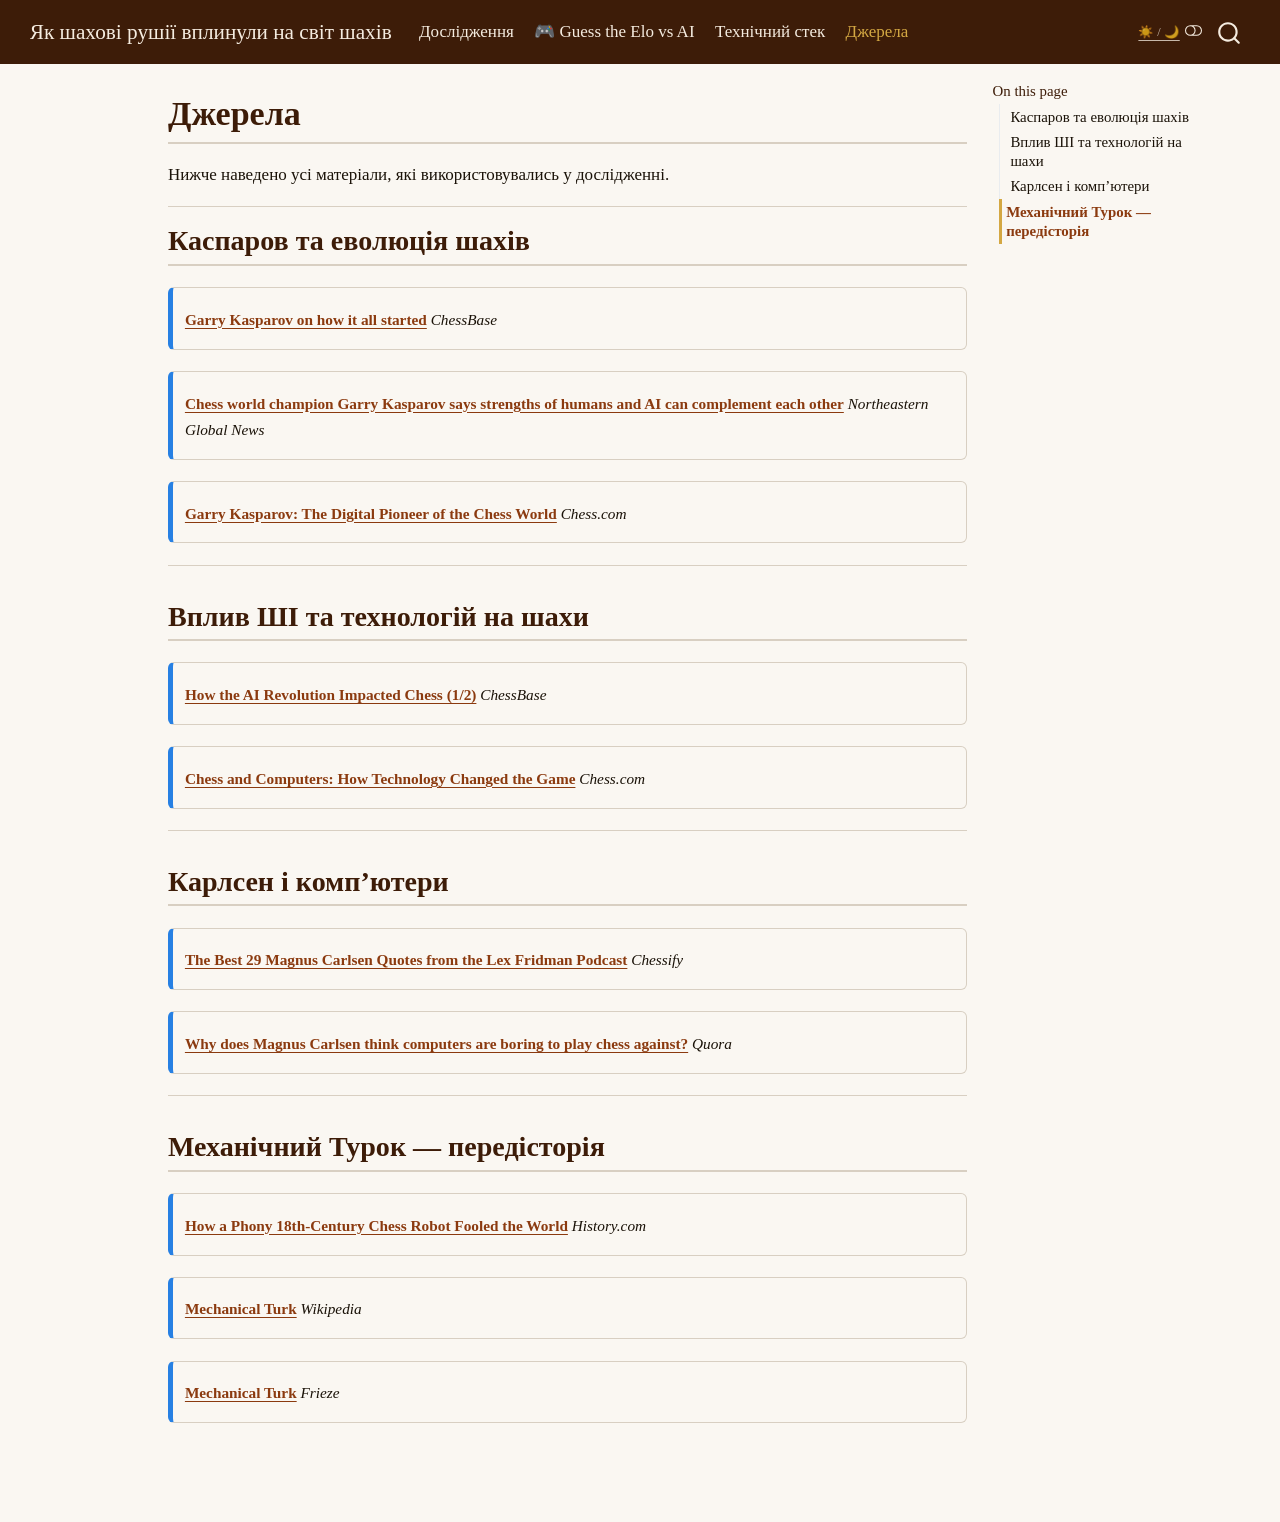
<file: about.html>
<!DOCTYPE html>
<html xmlns="http://www.w3.org/1999/xhtml" lang="en" xml:lang="en"><head>

<meta charset="utf-8">
<meta name="generator" content="quarto-1.9.38">

<meta name="viewport" content="width=device-width, initial-scale=1.0, user-scalable=yes">


<title>Джерела – Як шахові рушії вплинули на світ шахів</title>
<style>
/* Default styles provided by pandoc.
** See https://pandoc.org/MANUAL.html#variables-for-html for config info.
*/
code{white-space: pre-wrap;}
span.smallcaps{font-variant: small-caps;}
div.columns{display: flex; gap: min(4vw, 1.5em);}
div.column{flex: auto; overflow-x: auto;}
div.hanging-indent{margin-left: 1.5em; text-indent: -1.5em;}
ul.task-list{list-style: none;}
ul.task-list li input[type="checkbox"] {
  width: 0.8em;
  margin: 0 0.8em 0.2em -1em; /* quarto-specific, see https://github.com/quarto-dev/quarto-cli/issues/4556 */ 
  vertical-align: middle;
}
</style>


<script src="site_libs/quarto-nav/quarto-nav.js"></script>
<script src="site_libs/quarto-nav/headroom.min.js"></script>
<script src="site_libs/clipboard/clipboard.min.js"></script>
<script src="site_libs/quarto-search/autocomplete.umd.js"></script>
<script src="site_libs/quarto-search/fuse.min.js"></script>
<script src="site_libs/quarto-search/quarto-search.js"></script>
<meta name="quarto:offset" content="./">
<script src="site_libs/quarto-html/quarto.js" type="module"></script>
<script src="site_libs/quarto-html/tabsets/tabsets.js" type="module"></script>
<script src="site_libs/quarto-html/popper.min.js"></script>
<script src="site_libs/quarto-html/tippy.umd.min.js"></script>
<script src="site_libs/quarto-html/anchor.min.js"></script>
<link href="site_libs/quarto-html/tippy.css" rel="stylesheet">
<link href="site_libs/quarto-html/quarto-syntax-highlighting-15634bcf2e68342d4ad2dfa704d543f6.css" rel="stylesheet" class="quarto-color-scheme" id="quarto-text-highlighting-styles">
<link href="site_libs/quarto-html/quarto-syntax-highlighting-dark-0a6b7249c26820e032cb0bd839ff02b1.css" rel="stylesheet" class="quarto-color-scheme quarto-color-alternate" id="quarto-text-highlighting-styles">
<link href="site_libs/quarto-html/quarto-syntax-highlighting-15634bcf2e68342d4ad2dfa704d543f6.css" rel="stylesheet" class="quarto-color-scheme-extra" id="quarto-text-highlighting-styles">
<script src="site_libs/bootstrap/bootstrap.min.js"></script>
<link href="site_libs/bootstrap/bootstrap-icons.css" rel="stylesheet">
<link href="site_libs/bootstrap/bootstrap-4114b6d2aef62d9ebe2f5950eb3831df.min.css" rel="stylesheet" append-hash="true" class="quarto-color-scheme" id="quarto-bootstrap" data-mode="light">
<link href="site_libs/bootstrap/bootstrap-dark-38a0f0c75a96c6039a02a3e56e195d86.min.css" rel="stylesheet" append-hash="true" class="quarto-color-scheme quarto-color-alternate" id="quarto-bootstrap" data-mode="dark">
<link href="site_libs/bootstrap/bootstrap-4114b6d2aef62d9ebe2f5950eb3831df.min.css" rel="stylesheet" append-hash="true" class="quarto-color-scheme-extra" id="quarto-bootstrap" data-mode="light">
<script id="quarto-search-options" type="application/json">{
  "location": "navbar",
  "copy-button": false,
  "collapse-after": 3,
  "panel-placement": "end",
  "type": "overlay",
  "limit": 50,
  "keyboard-shortcut": [
    "f",
    "/",
    "s"
  ],
  "show-item-context": false,
  "language": {
    "search-no-results-text": "No results",
    "search-matching-documents-text": "matching documents",
    "search-copy-link-title": "Copy link to search",
    "search-hide-matches-text": "Hide additional matches",
    "search-more-match-text": "more match in this document",
    "search-more-matches-text": "more matches in this document",
    "search-clear-button-title": "Clear",
    "search-text-placeholder": "",
    "search-detached-cancel-button-title": "Cancel",
    "search-submit-button-title": "Submit",
    "search-label": "Search"
  }
}</script>


<link rel="stylesheet" href="styles.css">
</head>

<body class="nav-fixed quarto-light"><script id="quarto-html-before-body" type="application/javascript">
    const toggleBodyColorMode = (bsSheetEl) => {
      const mode = bsSheetEl.getAttribute("data-mode");
      const bodyEl = window.document.querySelector("body");
      if (mode === "dark") {
        bodyEl.classList.add("quarto-dark");
        bodyEl.classList.remove("quarto-light");
      } else {
        bodyEl.classList.add("quarto-light");
        bodyEl.classList.remove("quarto-dark");
      }
    }
    const toggleBodyColorPrimary = () => {
      const bsSheetEl = window.document.querySelector("link#quarto-bootstrap:not([rel=disabled-stylesheet])");
      if (bsSheetEl) {
        toggleBodyColorMode(bsSheetEl);
      }
    }
    const setColorSchemeToggle = (alternate) => {
      const toggles = window.document.querySelectorAll('.quarto-color-scheme-toggle');
      for (let i=0; i < toggles.length; i++) {
        const toggle = toggles[i];
        if (toggle) {
          if (alternate) {
            toggle.classList.add("alternate");
          } else {
            toggle.classList.remove("alternate");
          }
        }
      }
    };
    const toggleColorMode = (alternate) => {
      // Switch the stylesheets
      const primaryStylesheets = window.document.querySelectorAll('link.quarto-color-scheme:not(.quarto-color-alternate)');
      const alternateStylesheets = window.document.querySelectorAll('link.quarto-color-scheme.quarto-color-alternate');
      manageTransitions('#quarto-margin-sidebar .nav-link', false);
      if (alternate) {
        // note: dark is layered on light, we don't disable primary!
        enableStylesheet(alternateStylesheets);
        for (const sheetNode of alternateStylesheets) {
          if (sheetNode.id === "quarto-bootstrap") {
            toggleBodyColorMode(sheetNode);
          }
        }
      } else {
        disableStylesheet(alternateStylesheets);
        enableStylesheet(primaryStylesheets)
        toggleBodyColorPrimary();
      }
      manageTransitions('#quarto-margin-sidebar .nav-link', true);
      // Switch the toggles
      setColorSchemeToggle(alternate)
      // Hack to workaround the fact that safari doesn't
      // properly recolor the scrollbar when toggling (#1455)
      if (navigator.userAgent.indexOf('Safari') > 0 && navigator.userAgent.indexOf('Chrome') == -1) {
        manageTransitions("body", false);
        window.scrollTo(0, 1);
        setTimeout(() => {
          window.scrollTo(0, 0);
          manageTransitions("body", true);
        }, 40);
      }
    }
    const disableStylesheet = (stylesheets) => {
      for (let i=0; i < stylesheets.length; i++) {
        const stylesheet = stylesheets[i];
        stylesheet.rel = 'disabled-stylesheet';
      }
    }
    const enableStylesheet = (stylesheets) => {
      for (let i=0; i < stylesheets.length; i++) {
        const stylesheet = stylesheets[i];
        if(stylesheet.rel !== 'stylesheet') { // for Chrome, which will still FOUC without this check
          stylesheet.rel = 'stylesheet';
        }
      }
    }
    const manageTransitions = (selector, allowTransitions) => {
      const els = window.document.querySelectorAll(selector);
      for (let i=0; i < els.length; i++) {
        const el = els[i];
        if (allowTransitions) {
          el.classList.remove('notransition');
        } else {
          el.classList.add('notransition');
        }
      }
    }
    const isFileUrl = () => {
      return window.location.protocol === 'file:';
    }
    const hasAlternateSentinel = () => {
      let styleSentinel = getColorSchemeSentinel();
      if (styleSentinel !== null) {
        return styleSentinel === "alternate";
      } else {
        return false;
      }
    }
    const setStyleSentinel = (alternate) => {
      const value = alternate ? "alternate" : "default";
      if (!isFileUrl()) {
        window.localStorage.setItem("quarto-color-scheme", value);
      } else {
        localAlternateSentinel = value;
      }
    }
    const getColorSchemeSentinel = () => {
      if (!isFileUrl()) {
        const storageValue = window.localStorage.getItem("quarto-color-scheme");
        return storageValue != null ? storageValue : localAlternateSentinel;
      } else {
        return localAlternateSentinel;
      }
    }
    const toggleGiscusIfUsed = (isAlternate, darkModeDefault) => {
      const baseTheme = document.querySelector('#giscus-base-theme')?.value ?? 'light';
      const alternateTheme = document.querySelector('#giscus-alt-theme')?.value ?? 'dark';
      let newTheme = '';
      if(authorPrefersDark) {
        newTheme = isAlternate ? baseTheme : alternateTheme;
      } else {
        newTheme = isAlternate ? alternateTheme : baseTheme;
      }
      const changeGiscusTheme = () => {
        // From: https://github.com/giscus/giscus/issues/336
        const sendMessage = (message) => {
          const iframe = document.querySelector('iframe.giscus-frame');
          if (!iframe) return;
          iframe.contentWindow.postMessage({ giscus: message }, 'https://giscus.app');
        }
        sendMessage({
          setConfig: {
            theme: newTheme
          }
        });
      }
      const isGiscussLoaded = window.document.querySelector('iframe.giscus-frame') !== null;
      if (isGiscussLoaded) {
        changeGiscusTheme();
      }
    };
    const authorPrefersDark = false;
    const darkModeDefault = authorPrefersDark;
      document.querySelector('link#quarto-text-highlighting-styles.quarto-color-scheme-extra').rel = 'disabled-stylesheet';
      document.querySelector('link#quarto-bootstrap.quarto-color-scheme-extra').rel = 'disabled-stylesheet';
    let localAlternateSentinel = darkModeDefault ? 'alternate' : 'default';
    // Dark / light mode switch
    window.quartoToggleColorScheme = () => {
      // Read the current dark / light value
      let toAlternate = !hasAlternateSentinel();
      toggleColorMode(toAlternate);
      setStyleSentinel(toAlternate);
      toggleGiscusIfUsed(toAlternate, darkModeDefault);
      window.dispatchEvent(new Event('resize'));
    };
    // Switch to dark mode if need be
    if (hasAlternateSentinel()) {
      toggleColorMode(true);
    } else {
      toggleColorMode(false);
    }
  </script>

<div id="quarto-search-results"></div>
  <header id="quarto-header" class="headroom fixed-top">
    <nav class="navbar navbar-expand-lg " data-bs-theme="dark">
      <div class="navbar-container container-fluid">
      <div class="navbar-brand-container mx-auto">
    <a class="navbar-brand" href="./index.html">
    <span class="navbar-title">Як шахові рушії вплинули на світ шахів</span>
    </a>
  </div>
            <div id="quarto-search" class="" title="Search"></div>
          <button class="navbar-toggler" type="button" data-bs-toggle="collapse" data-bs-target="#navbarCollapse" aria-controls="navbarCollapse" role="menu" aria-expanded="false" aria-label="Toggle navigation" onclick="if (window.quartoToggleHeadroom) { window.quartoToggleHeadroom(); }">
  <span class="navbar-toggler-icon"></span>
</button>
          <div class="collapse navbar-collapse" id="navbarCollapse">
            <ul class="navbar-nav navbar-nav-scroll me-auto">
  <li class="nav-item">
    <a class="nav-link" href="./index.html"> 
<span class="menu-text">Дослідження</span></a>
  </li>  
  <li class="nav-item">
    <a class="nav-link" href="./game.html"> 
<span class="menu-text">🎮 Guess the Elo vs AI</span></a>
  </li>  
  <li class="nav-item">
    <a class="nav-link" href="./skills.html"> 
<span class="menu-text">Технічний стек</span></a>
  </li>  
  <li class="nav-item">
    <a class="nav-link active" href="./about.html" aria-current="page"> 
<span class="menu-text">Джерела</span></a>
  </li>  
</ul>
          </div> <!-- /navcollapse -->
            <div class="quarto-navbar-tools">
  <a href="" class="quarto-color-scheme-toggle quarto-navigation-tool  px-1" onclick="window.quartoToggleColorScheme(); return false;" title="Toggle dark mode"><i class="bi"></i></a>
</div>
      </div> <!-- /container-fluid -->
    </nav>
</header>
<!-- content -->
<div id="quarto-content" class="quarto-container page-columns page-rows-contents page-layout-article page-navbar">
<!-- sidebar -->
<!-- margin-sidebar -->
    <div id="quarto-margin-sidebar" class="sidebar margin-sidebar">
        <nav id="TOC" role="doc-toc" class="toc-active">
    <h2 id="toc-title">On this page</h2>
   
  <ul>
  <li><a href="#каспаров-та-еволюція-шахів" id="toc-каспаров-та-еволюція-шахів" class="nav-link active" data-scroll-target="#каспаров-та-еволюція-шахів">Каспаров та еволюція шахів</a></li>
  <li><a href="#вплив-ші-та-технологій-на-шахи" id="toc-вплив-ші-та-технологій-на-шахи" class="nav-link" data-scroll-target="#вплив-ші-та-технологій-на-шахи">Вплив ШІ та технологій на шахи</a></li>
  <li><a href="#карлсен-і-компютери" id="toc-карлсен-і-компютери" class="nav-link" data-scroll-target="#карлсен-і-компютери">Карлсен і комп’ютери</a></li>
  <li><a href="#механічний-турок-передісторія" id="toc-механічний-турок-передісторія" class="nav-link" data-scroll-target="#механічний-турок-передісторія">Механічний Турок — передісторія</a></li>
  </ul>
</nav>
    </div>
<!-- main -->
<main class="content" id="quarto-document-content">


<header id="title-block-header" class="quarto-title-block default">
<div class="quarto-title">
<h1 class="title">Джерела</h1>
</div>



<div class="quarto-title-meta">

    
  
    
  </div>
  


</header>


<p>Нижче наведено усі матеріали, які використовувались у дослідженні.</p>
<hr>
<section id="каспаров-та-еволюція-шахів" class="level2">
<h2 class="anchored" data-anchor-id="каспаров-та-еволюція-шахів">Каспаров та еволюція шахів</h2>
<div class="callout callout-style-simple callout-note no-icon">
<div class="callout-body d-flex">
<div class="callout-icon-container">
<i class="callout-icon no-icon"></i>
</div>
<div class="callout-body-container">
<p><a href="https://en.chessbase.com/post/garry-kasparov-on-how-it-all-started"><strong>Garry Kasparov on how it all started</strong></a> <em>ChessBase</em></p>
</div>
</div>
</div>
<div class="callout callout-style-simple callout-note no-icon">
<div class="callout-body d-flex">
<div class="callout-icon-container">
<i class="callout-icon no-icon"></i>
</div>
<div class="callout-body-container">
<p><a href="https://news.northeastern.edu/2024/06/17/garry-kasparov-chess-humans-ai/"><strong>Chess world champion Garry Kasparov says strengths of humans and AI can complement each other</strong></a> <em>Northeastern Global News</em></p>
</div>
</div>
</div>
<div class="callout callout-style-simple callout-note no-icon">
<div class="callout-body d-flex">
<div class="callout-icon-container">
<i class="callout-icon no-icon"></i>
</div>
<div class="callout-body-container">
<p><a href="https://www.chess.com/blog/Chessable/garry-kasparov-the-digital-pioneer-of-the-chess-world"><strong>Garry Kasparov: The Digital Pioneer of the Chess World</strong></a> <em>Chess.com</em></p>
</div>
</div>
</div>
<hr>
</section>
<section id="вплив-ші-та-технологій-на-шахи" class="level2">
<h2 class="anchored" data-anchor-id="вплив-ші-та-технологій-на-шахи">Вплив ШІ та технологій на шахи</h2>
<div class="callout callout-style-simple callout-note no-icon">
<div class="callout-body d-flex">
<div class="callout-icon-container">
<i class="callout-icon no-icon"></i>
</div>
<div class="callout-body-container">
<p><a href="https://en.chessbase.com/post/how-the-ai-revolution-impacted-chess-1-2"><strong>How the AI Revolution Impacted Chess (1/2)</strong></a> <em>ChessBase</em></p>
</div>
</div>
</div>
<div class="callout callout-style-simple callout-note no-icon">
<div class="callout-body d-flex">
<div class="callout-icon-container">
<i class="callout-icon no-icon"></i>
</div>
<div class="callout-body-container">
<p><a href="https://www.chess.com/blog/OnlineChessTeacher/chess-and-computers-how-technology-changed-the-game"><strong>Chess and Computers: How Technology Changed the Game</strong></a> <em>Chess.com</em></p>
</div>
</div>
</div>
<hr>
</section>
<section id="карлсен-і-компютери" class="level2">
<h2 class="anchored" data-anchor-id="карлсен-і-компютери">Карлсен і комп’ютери</h2>
<div class="callout callout-style-simple callout-note no-icon">
<div class="callout-body d-flex">
<div class="callout-icon-container">
<i class="callout-icon no-icon"></i>
</div>
<div class="callout-body-container">
<p><a href="https://chessify.me/blog/best-29-magnus-calrsen-quotes-from-the-lex-fridman-podcast"><strong>The Best 29 Magnus Carlsen Quotes from the Lex Fridman Podcast</strong></a> <em>Chessify</em></p>
</div>
</div>
</div>
<div class="callout callout-style-simple callout-note no-icon">
<div class="callout-body d-flex">
<div class="callout-icon-container">
<i class="callout-icon no-icon"></i>
</div>
<div class="callout-body-container">
<p><a href="https://www.quora.com/Why-does-Magnus-Carlsen-think-computers-are-boring-to-play-chess-against"><strong>Why does Magnus Carlsen think computers are boring to play chess against?</strong></a> <em>Quora</em></p>
</div>
</div>
</div>
<hr>
</section>
<section id="механічний-турок-передісторія" class="level2">
<h2 class="anchored" data-anchor-id="механічний-турок-передісторія">Механічний Турок — передісторія</h2>
<div class="callout callout-style-simple callout-note no-icon">
<div class="callout-body d-flex">
<div class="callout-icon-container">
<i class="callout-icon no-icon"></i>
</div>
<div class="callout-body-container">
<p><a href="https://www.history.com/articles/how-a-phony-18th-century-chess-robot-fooled-the-world"><strong>How a Phony 18th-Century Chess Robot Fooled the World</strong></a> <em>History.com</em></p>
</div>
</div>
</div>
<div class="callout callout-style-simple callout-note no-icon">
<div class="callout-body d-flex">
<div class="callout-icon-container">
<i class="callout-icon no-icon"></i>
</div>
<div class="callout-body-container">
<p><a href="https://en.wikipedia.org/wiki/Mechanical_Turk"><strong>Mechanical Turk</strong></a> <em>Wikipedia</em></p>
</div>
</div>
</div>
<div class="callout callout-style-simple callout-note no-icon">
<div class="callout-body d-flex">
<div class="callout-icon-container">
<i class="callout-icon no-icon"></i>
</div>
<div class="callout-body-container">
<p><a href="https://www.frieze.com/article/mechanical-turk"><strong>Mechanical Turk</strong></a> <em>Frieze</em></p>
</div>
</div>
</div>


</section>

</main> <!-- /main -->
<script id="quarto-html-after-body" type="application/javascript">
  window.document.addEventListener("DOMContentLoaded", function (event) {
    // Ensure there is a toggle, if there isn't float one in the top right
    if (window.document.querySelector('.quarto-color-scheme-toggle') === null) {
      const a = window.document.createElement('a');
      a.classList.add('top-right');
      a.classList.add('quarto-color-scheme-toggle');
      a.href = "";
      a.onclick = function() { try { window.quartoToggleColorScheme(); } catch {} return false; };
      const i = window.document.createElement("i");
      i.classList.add('bi');
      a.appendChild(i);
      window.document.body.appendChild(a);
    }
    setColorSchemeToggle(hasAlternateSentinel())
    const icon = "";
    const anchorJS = new window.AnchorJS();
    anchorJS.options = {
      placement: 'right',
      icon: icon
    };
    anchorJS.add('.anchored');
    const isCodeAnnotation = (el) => {
      for (const clz of el.classList) {
        if (clz.startsWith('code-annotation-')) {                     
          return true;
        }
      }
      return false;
    }
    const onCopySuccess = function(e) {
      // button target
      const button = e.trigger;
      // don't keep focus
      button.blur();
      // flash "checked"
      button.classList.add('code-copy-button-checked');
      var currentTitle = button.getAttribute("title");
      button.setAttribute("title", "Copied!");
      let tooltip;
      if (window.bootstrap) {
        button.setAttribute("data-bs-toggle", "tooltip");
        button.setAttribute("data-bs-placement", "left");
        button.setAttribute("data-bs-title", "Copied!");
        tooltip = new bootstrap.Tooltip(button, 
          { trigger: "manual", 
            customClass: "code-copy-button-tooltip",
            offset: [0, -8]});
        tooltip.show();    
      }
      setTimeout(function() {
        if (tooltip) {
          tooltip.hide();
          button.removeAttribute("data-bs-title");
          button.removeAttribute("data-bs-toggle");
          button.removeAttribute("data-bs-placement");
        }
        button.setAttribute("title", currentTitle);
        button.classList.remove('code-copy-button-checked');
      }, 1000);
      // clear code selection
      e.clearSelection();
    }
    const getTextToCopy = function(trigger) {
      const outerScaffold = trigger.parentElement.cloneNode(true);
      const codeEl = outerScaffold.querySelector('code');
      for (const childEl of codeEl.children) {
        if (isCodeAnnotation(childEl)) {
          childEl.remove();
        }
      }
      return codeEl.innerText;
    }
    const clipboard = new window.ClipboardJS('.code-copy-button:not([data-in-quarto-modal])', {
      text: getTextToCopy
    });
    clipboard.on('success', onCopySuccess);
    if (window.document.getElementById('quarto-embedded-source-code-modal')) {
      const clipboardModal = new window.ClipboardJS('.code-copy-button[data-in-quarto-modal]', {
        text: getTextToCopy,
        container: window.document.getElementById('quarto-embedded-source-code-modal')
      });
      clipboardModal.on('success', onCopySuccess);
    }
      var localhostRegex = new RegExp(/^(?:http|https):\/\/localhost\:?[0-9]*\//);
      var mailtoRegex = new RegExp(/^mailto:/);
        var filterRegex = new RegExp("https:\/\/andrii-kondratok\.github\.io\/chess-engines-analysis\/");
      var isInternal = (href) => {
          return filterRegex.test(href) || localhostRegex.test(href) || mailtoRegex.test(href);
      }
      // Inspect non-navigation links and adorn them if external
     var links = window.document.querySelectorAll('a[href]:not(.nav-link):not(.navbar-brand):not(.toc-action):not(.sidebar-link):not(.sidebar-item-toggle):not(.pagination-link):not(.no-external):not([aria-hidden]):not(.dropdown-item):not(.quarto-navigation-tool):not(.about-link)');
      for (var i=0; i<links.length; i++) {
        const link = links[i];
        if (!isInternal(link.href)) {
          // undo the damage that might have been done by quarto-nav.js in the case of
          // links that we want to consider external
          if (link.dataset.originalHref !== undefined) {
            link.href = link.dataset.originalHref;
          }
        }
      }
    function tippyHover(el, contentFn, onTriggerFn, onUntriggerFn) {
      const config = {
        allowHTML: true,
        maxWidth: 500,
        delay: 100,
        arrow: false,
        appendTo: function(el) {
            return el.parentElement;
        },
        interactive: true,
        interactiveBorder: 10,
        theme: 'quarto',
        placement: 'bottom-start',
      };
      if (contentFn) {
        config.content = contentFn;
      }
      if (onTriggerFn) {
        config.onTrigger = onTriggerFn;
      }
      if (onUntriggerFn) {
        config.onUntrigger = onUntriggerFn;
      }
      window.tippy(el, config); 
    }
    const noterefs = window.document.querySelectorAll('a[role="doc-noteref"]');
    for (var i=0; i<noterefs.length; i++) {
      const ref = noterefs[i];
      tippyHover(ref, function() {
        // use id or data attribute instead here
        let href = ref.getAttribute('data-footnote-href') || ref.getAttribute('href');
        try { href = new URL(href).hash; } catch {}
        const id = href.replace(/^#\/?/, "");
        const note = window.document.getElementById(id);
        if (note) {
          return note.innerHTML;
        } else {
          return "";
        }
      });
    }
    const xrefs = window.document.querySelectorAll('a.quarto-xref');
    const processXRef = (id, note) => {
      // Strip column container classes
      const stripColumnClz = (el) => {
        el.classList.remove("page-full", "page-columns");
        if (el.children) {
          for (const child of el.children) {
            stripColumnClz(child);
          }
        }
      }
      stripColumnClz(note)
      if (id === null || id.startsWith('sec-')) {
        // Special case sections, only their first couple elements
        const container = document.createElement("div");
        if (note.children && note.children.length > 2) {
          container.appendChild(note.children[0].cloneNode(true));
          for (let i = 1; i < note.children.length; i++) {
            const child = note.children[i];
            if (child.tagName === "P" && child.innerText === "") {
              continue;
            } else {
              container.appendChild(child.cloneNode(true));
              break;
            }
          }
          if (window.Quarto?.typesetMath) {
            window.Quarto.typesetMath(container);
          }
          return container.innerHTML
        } else {
          if (window.Quarto?.typesetMath) {
            window.Quarto.typesetMath(note);
          }
          return note.innerHTML;
        }
      } else {
        // Remove any anchor links if they are present
        const anchorLink = note.querySelector('a.anchorjs-link');
        if (anchorLink) {
          anchorLink.remove();
        }
        if (window.Quarto?.typesetMath) {
          window.Quarto.typesetMath(note);
        }
        if (note.classList.contains("callout")) {
          return note.outerHTML;
        } else {
          return note.innerHTML;
        }
      }
    }
    for (var i=0; i<xrefs.length; i++) {
      const xref = xrefs[i];
      tippyHover(xref, undefined, function(instance) {
        instance.disable();
        let url = xref.getAttribute('href');
        let hash = undefined; 
        if (url.startsWith('#')) {
          hash = url;
        } else {
          try { hash = new URL(url).hash; } catch {}
        }
        if (hash) {
          const id = hash.replace(/^#\/?/, "");
          const note = window.document.getElementById(id);
          if (note !== null) {
            try {
              const html = processXRef(id, note.cloneNode(true));
              instance.setContent(html);
            } finally {
              instance.enable();
              instance.show();
            }
          } else {
            // See if we can fetch this
            fetch(url.split('#')[0])
            .then(res => res.text())
            .then(html => {
              const parser = new DOMParser();
              const htmlDoc = parser.parseFromString(html, "text/html");
              const note = htmlDoc.getElementById(id);
              if (note !== null) {
                const html = processXRef(id, note);
                instance.setContent(html);
              } 
            }).finally(() => {
              instance.enable();
              instance.show();
            });
          }
        } else {
          // See if we can fetch a full url (with no hash to target)
          // This is a special case and we should probably do some content thinning / targeting
          fetch(url)
          .then(res => res.text())
          .then(html => {
            const parser = new DOMParser();
            const htmlDoc = parser.parseFromString(html, "text/html");
            const note = htmlDoc.querySelector('main.content');
            if (note !== null) {
              // This should only happen for chapter cross references
              // (since there is no id in the URL)
              // remove the first header
              if (note.children.length > 0 && note.children[0].tagName === "HEADER") {
                note.children[0].remove();
              }
              const html = processXRef(null, note);
              instance.setContent(html);
            } 
          }).finally(() => {
            instance.enable();
            instance.show();
          });
        }
      }, function(instance) {
      });
    }
        let selectedAnnoteEl;
        const selectorForAnnotation = ( cell, annotation) => {
          let cellAttr = 'data-code-cell="' + cell + '"';
          let lineAttr = 'data-code-annotation="' +  annotation + '"';
          const selector = 'span[' + cellAttr + '][' + lineAttr + ']';
          return selector;
        }
        const selectCodeLines = (annoteEl) => {
          const doc = window.document;
          const targetCell = annoteEl.getAttribute("data-target-cell");
          const targetAnnotation = annoteEl.getAttribute("data-target-annotation");
          const annoteSpan = window.document.querySelector(selectorForAnnotation(targetCell, targetAnnotation));
          const lines = annoteSpan.getAttribute("data-code-lines").split(",");
          const lineIds = lines.map((line) => {
            return targetCell + "-" + line;
          })
          let top = null;
          let height = null;
          let parent = null;
          if (lineIds.length > 0) {
              //compute the position of the single el (top and bottom and make a div)
              const el = window.document.getElementById(lineIds[0]);
              top = el.offsetTop;
              height = el.offsetHeight;
              parent = el.parentElement.parentElement;
            if (lineIds.length > 1) {
              const lastEl = window.document.getElementById(lineIds[lineIds.length - 1]);
              const bottom = lastEl.offsetTop + lastEl.offsetHeight;
              height = bottom - top;
            }
            if (top !== null && height !== null && parent !== null) {
              // cook up a div (if necessary) and position it 
              let div = window.document.getElementById("code-annotation-line-highlight");
              if (div === null) {
                div = window.document.createElement("div");
                div.setAttribute("id", "code-annotation-line-highlight");
                div.style.position = 'absolute';
                parent.appendChild(div);
              }
              div.style.top = top - 2 + "px";
              div.style.height = height + 4 + "px";
              div.style.left = 0;
              let gutterDiv = window.document.getElementById("code-annotation-line-highlight-gutter");
              if (gutterDiv === null) {
                gutterDiv = window.document.createElement("div");
                gutterDiv.setAttribute("id", "code-annotation-line-highlight-gutter");
                gutterDiv.style.position = 'absolute';
                const codeCell = window.document.getElementById(targetCell);
                const gutter = codeCell.querySelector('.code-annotation-gutter');
                gutter.appendChild(gutterDiv);
              }
              gutterDiv.style.top = top - 2 + "px";
              gutterDiv.style.height = height + 4 + "px";
            }
            selectedAnnoteEl = annoteEl;
          }
        };
        const unselectCodeLines = () => {
          const elementsIds = ["code-annotation-line-highlight", "code-annotation-line-highlight-gutter"];
          elementsIds.forEach((elId) => {
            const div = window.document.getElementById(elId);
            if (div) {
              div.remove();
            }
          });
          selectedAnnoteEl = undefined;
        };
          // Handle positioning of the toggle
      window.addEventListener(
        "resize",
        throttle(() => {
          elRect = undefined;
          if (selectedAnnoteEl) {
            selectCodeLines(selectedAnnoteEl);
          }
        }, 10)
      );
      function throttle(fn, ms) {
      let throttle = false;
      let timer;
        return (...args) => {
          if(!throttle) { // first call gets through
              fn.apply(this, args);
              throttle = true;
          } else { // all the others get throttled
              if(timer) clearTimeout(timer); // cancel #2
              timer = setTimeout(() => {
                fn.apply(this, args);
                timer = throttle = false;
              }, ms);
          }
        };
      }
        // Attach click handler to the DT
        const annoteDls = window.document.querySelectorAll('dt[data-target-cell]');
        for (const annoteDlNode of annoteDls) {
          annoteDlNode.addEventListener('click', (event) => {
            const clickedEl = event.target;
            if (clickedEl !== selectedAnnoteEl) {
              unselectCodeLines();
              const activeEl = window.document.querySelector('dt[data-target-cell].code-annotation-active');
              if (activeEl) {
                activeEl.classList.remove('code-annotation-active');
              }
              selectCodeLines(clickedEl);
              clickedEl.classList.add('code-annotation-active');
            } else {
              // Unselect the line
              unselectCodeLines();
              clickedEl.classList.remove('code-annotation-active');
            }
          });
        }
    const findCites = (el) => {
      const parentEl = el.parentElement;
      if (parentEl) {
        const cites = parentEl.dataset.cites;
        if (cites) {
          return {
            el,
            cites: cites.split(' ')
          };
        } else {
          return findCites(el.parentElement)
        }
      } else {
        return undefined;
      }
    };
    var bibliorefs = window.document.querySelectorAll('a[role="doc-biblioref"]');
    for (var i=0; i<bibliorefs.length; i++) {
      const ref = bibliorefs[i];
      const citeInfo = findCites(ref);
      if (citeInfo) {
        tippyHover(citeInfo.el, function() {
          var popup = window.document.createElement('div');
          citeInfo.cites.forEach(function(cite) {
            var citeDiv = window.document.createElement('div');
            citeDiv.classList.add('hanging-indent');
            citeDiv.classList.add('csl-entry');
            var biblioDiv = window.document.getElementById('ref-' + cite);
            if (biblioDiv) {
              citeDiv.innerHTML = biblioDiv.innerHTML;
            }
            popup.appendChild(citeDiv);
          });
          return popup.innerHTML;
        });
      }
    }
  });
  </script>
</div> <!-- /content -->




</body></html>
</file>
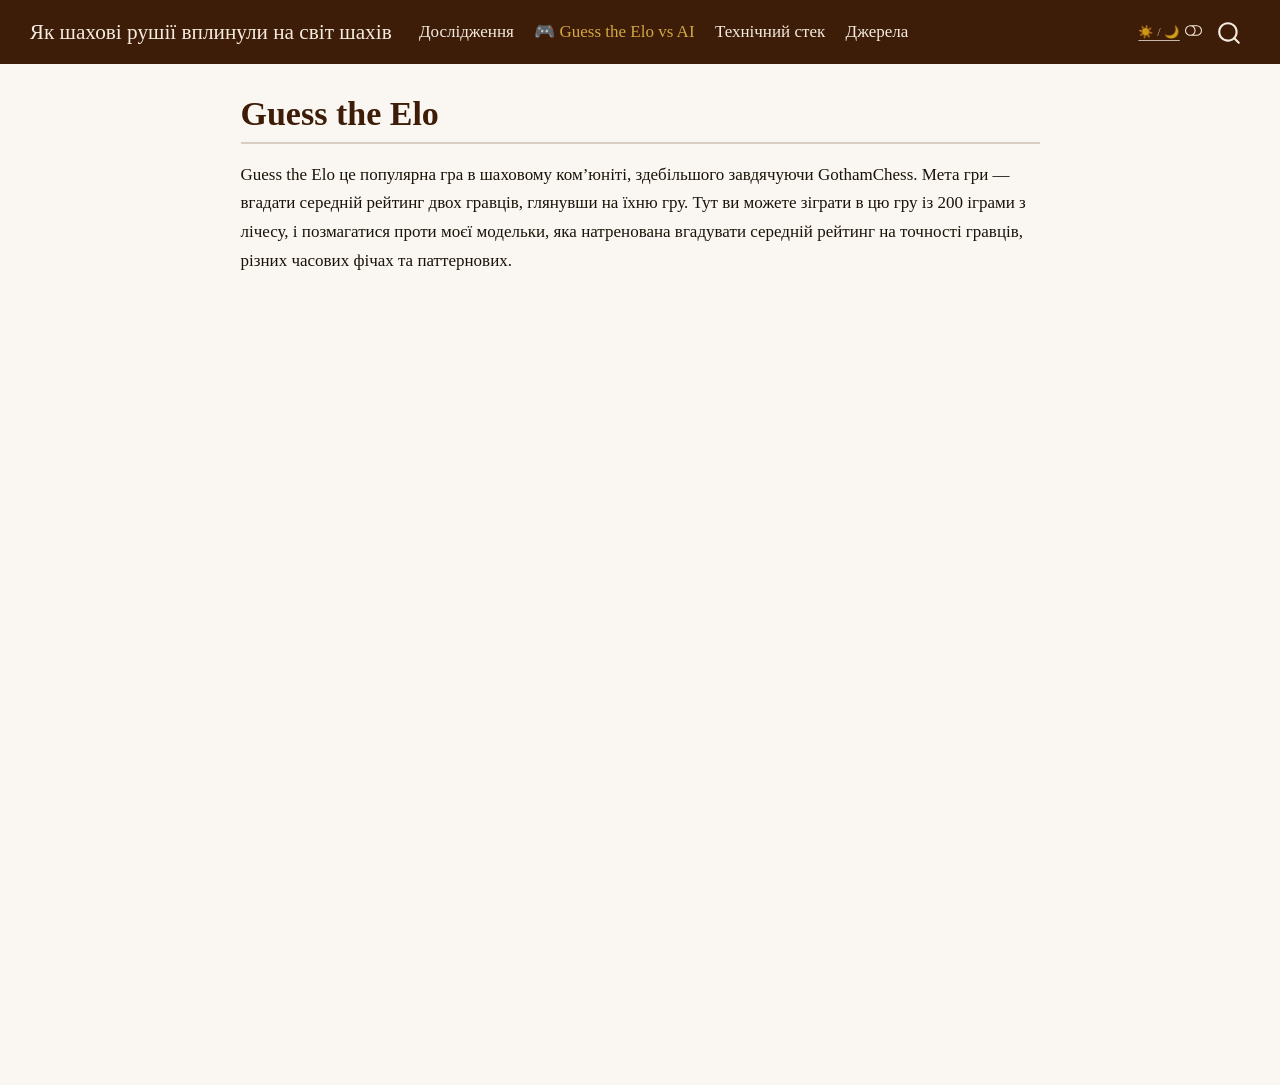
<file: game.html>
<!DOCTYPE html>
<html xmlns="http://www.w3.org/1999/xhtml" lang="en" xml:lang="en"><head>

<meta charset="utf-8">
<meta name="generator" content="quarto-1.9.38">

<meta name="viewport" content="width=device-width, initial-scale=1.0, user-scalable=yes">


<title>Guess the Elo – Як шахові рушії вплинули на світ шахів</title>
<style>
/* Default styles provided by pandoc.
** See https://pandoc.org/MANUAL.html#variables-for-html for config info.
*/
code{white-space: pre-wrap;}
span.smallcaps{font-variant: small-caps;}
div.columns{display: flex; gap: min(4vw, 1.5em);}
div.column{flex: auto; overflow-x: auto;}
div.hanging-indent{margin-left: 1.5em; text-indent: -1.5em;}
ul.task-list{list-style: none;}
ul.task-list li input[type="checkbox"] {
  width: 0.8em;
  margin: 0 0.8em 0.2em -1em; /* quarto-specific, see https://github.com/quarto-dev/quarto-cli/issues/4556 */ 
  vertical-align: middle;
}
</style>


<script src="site_libs/quarto-nav/quarto-nav.js"></script>
<script src="site_libs/quarto-nav/headroom.min.js"></script>
<script src="site_libs/clipboard/clipboard.min.js"></script>
<script src="site_libs/quarto-search/autocomplete.umd.js"></script>
<script src="site_libs/quarto-search/fuse.min.js"></script>
<script src="site_libs/quarto-search/quarto-search.js"></script>
<meta name="quarto:offset" content="./">
<script src="site_libs/quarto-html/quarto.js" type="module"></script>
<script src="site_libs/quarto-html/tabsets/tabsets.js" type="module"></script>
<script src="site_libs/quarto-html/popper.min.js"></script>
<script src="site_libs/quarto-html/tippy.umd.min.js"></script>
<script src="site_libs/quarto-html/anchor.min.js"></script>
<link href="site_libs/quarto-html/tippy.css" rel="stylesheet">
<link href="site_libs/quarto-html/quarto-syntax-highlighting-15634bcf2e68342d4ad2dfa704d543f6.css" rel="stylesheet" class="quarto-color-scheme" id="quarto-text-highlighting-styles">
<link href="site_libs/quarto-html/quarto-syntax-highlighting-dark-0a6b7249c26820e032cb0bd839ff02b1.css" rel="stylesheet" class="quarto-color-scheme quarto-color-alternate" id="quarto-text-highlighting-styles">
<link href="site_libs/quarto-html/quarto-syntax-highlighting-15634bcf2e68342d4ad2dfa704d543f6.css" rel="stylesheet" class="quarto-color-scheme-extra" id="quarto-text-highlighting-styles">
<script src="site_libs/bootstrap/bootstrap.min.js"></script>
<link href="site_libs/bootstrap/bootstrap-icons.css" rel="stylesheet">
<link href="site_libs/bootstrap/bootstrap-4114b6d2aef62d9ebe2f5950eb3831df.min.css" rel="stylesheet" append-hash="true" class="quarto-color-scheme" id="quarto-bootstrap" data-mode="light">
<link href="site_libs/bootstrap/bootstrap-dark-38a0f0c75a96c6039a02a3e56e195d86.min.css" rel="stylesheet" append-hash="true" class="quarto-color-scheme quarto-color-alternate" id="quarto-bootstrap" data-mode="dark">
<link href="site_libs/bootstrap/bootstrap-4114b6d2aef62d9ebe2f5950eb3831df.min.css" rel="stylesheet" append-hash="true" class="quarto-color-scheme-extra" id="quarto-bootstrap" data-mode="light">
<script id="quarto-search-options" type="application/json">{
  "location": "navbar",
  "copy-button": false,
  "collapse-after": 3,
  "panel-placement": "end",
  "type": "overlay",
  "limit": 50,
  "keyboard-shortcut": [
    "f",
    "/",
    "s"
  ],
  "show-item-context": false,
  "language": {
    "search-no-results-text": "No results",
    "search-matching-documents-text": "matching documents",
    "search-copy-link-title": "Copy link to search",
    "search-hide-matches-text": "Hide additional matches",
    "search-more-match-text": "more match in this document",
    "search-more-matches-text": "more matches in this document",
    "search-clear-button-title": "Clear",
    "search-text-placeholder": "",
    "search-detached-cancel-button-title": "Cancel",
    "search-submit-button-title": "Submit",
    "search-label": "Search"
  }
}</script>


<link rel="stylesheet" href="styles.css">
</head>

<body class="nav-fixed fullcontent quarto-light"><script id="quarto-html-before-body" type="application/javascript">
    const toggleBodyColorMode = (bsSheetEl) => {
      const mode = bsSheetEl.getAttribute("data-mode");
      const bodyEl = window.document.querySelector("body");
      if (mode === "dark") {
        bodyEl.classList.add("quarto-dark");
        bodyEl.classList.remove("quarto-light");
      } else {
        bodyEl.classList.add("quarto-light");
        bodyEl.classList.remove("quarto-dark");
      }
    }
    const toggleBodyColorPrimary = () => {
      const bsSheetEl = window.document.querySelector("link#quarto-bootstrap:not([rel=disabled-stylesheet])");
      if (bsSheetEl) {
        toggleBodyColorMode(bsSheetEl);
      }
    }
    const setColorSchemeToggle = (alternate) => {
      const toggles = window.document.querySelectorAll('.quarto-color-scheme-toggle');
      for (let i=0; i < toggles.length; i++) {
        const toggle = toggles[i];
        if (toggle) {
          if (alternate) {
            toggle.classList.add("alternate");
          } else {
            toggle.classList.remove("alternate");
          }
        }
      }
    };
    const toggleColorMode = (alternate) => {
      // Switch the stylesheets
      const primaryStylesheets = window.document.querySelectorAll('link.quarto-color-scheme:not(.quarto-color-alternate)');
      const alternateStylesheets = window.document.querySelectorAll('link.quarto-color-scheme.quarto-color-alternate');
      manageTransitions('#quarto-margin-sidebar .nav-link', false);
      if (alternate) {
        // note: dark is layered on light, we don't disable primary!
        enableStylesheet(alternateStylesheets);
        for (const sheetNode of alternateStylesheets) {
          if (sheetNode.id === "quarto-bootstrap") {
            toggleBodyColorMode(sheetNode);
          }
        }
      } else {
        disableStylesheet(alternateStylesheets);
        enableStylesheet(primaryStylesheets)
        toggleBodyColorPrimary();
      }
      manageTransitions('#quarto-margin-sidebar .nav-link', true);
      // Switch the toggles
      setColorSchemeToggle(alternate)
      // Hack to workaround the fact that safari doesn't
      // properly recolor the scrollbar when toggling (#1455)
      if (navigator.userAgent.indexOf('Safari') > 0 && navigator.userAgent.indexOf('Chrome') == -1) {
        manageTransitions("body", false);
        window.scrollTo(0, 1);
        setTimeout(() => {
          window.scrollTo(0, 0);
          manageTransitions("body", true);
        }, 40);
      }
    }
    const disableStylesheet = (stylesheets) => {
      for (let i=0; i < stylesheets.length; i++) {
        const stylesheet = stylesheets[i];
        stylesheet.rel = 'disabled-stylesheet';
      }
    }
    const enableStylesheet = (stylesheets) => {
      for (let i=0; i < stylesheets.length; i++) {
        const stylesheet = stylesheets[i];
        if(stylesheet.rel !== 'stylesheet') { // for Chrome, which will still FOUC without this check
          stylesheet.rel = 'stylesheet';
        }
      }
    }
    const manageTransitions = (selector, allowTransitions) => {
      const els = window.document.querySelectorAll(selector);
      for (let i=0; i < els.length; i++) {
        const el = els[i];
        if (allowTransitions) {
          el.classList.remove('notransition');
        } else {
          el.classList.add('notransition');
        }
      }
    }
    const isFileUrl = () => {
      return window.location.protocol === 'file:';
    }
    const hasAlternateSentinel = () => {
      let styleSentinel = getColorSchemeSentinel();
      if (styleSentinel !== null) {
        return styleSentinel === "alternate";
      } else {
        return false;
      }
    }
    const setStyleSentinel = (alternate) => {
      const value = alternate ? "alternate" : "default";
      if (!isFileUrl()) {
        window.localStorage.setItem("quarto-color-scheme", value);
      } else {
        localAlternateSentinel = value;
      }
    }
    const getColorSchemeSentinel = () => {
      if (!isFileUrl()) {
        const storageValue = window.localStorage.getItem("quarto-color-scheme");
        return storageValue != null ? storageValue : localAlternateSentinel;
      } else {
        return localAlternateSentinel;
      }
    }
    const toggleGiscusIfUsed = (isAlternate, darkModeDefault) => {
      const baseTheme = document.querySelector('#giscus-base-theme')?.value ?? 'light';
      const alternateTheme = document.querySelector('#giscus-alt-theme')?.value ?? 'dark';
      let newTheme = '';
      if(authorPrefersDark) {
        newTheme = isAlternate ? baseTheme : alternateTheme;
      } else {
        newTheme = isAlternate ? alternateTheme : baseTheme;
      }
      const changeGiscusTheme = () => {
        // From: https://github.com/giscus/giscus/issues/336
        const sendMessage = (message) => {
          const iframe = document.querySelector('iframe.giscus-frame');
          if (!iframe) return;
          iframe.contentWindow.postMessage({ giscus: message }, 'https://giscus.app');
        }
        sendMessage({
          setConfig: {
            theme: newTheme
          }
        });
      }
      const isGiscussLoaded = window.document.querySelector('iframe.giscus-frame') !== null;
      if (isGiscussLoaded) {
        changeGiscusTheme();
      }
    };
    const authorPrefersDark = false;
    const darkModeDefault = authorPrefersDark;
      document.querySelector('link#quarto-text-highlighting-styles.quarto-color-scheme-extra').rel = 'disabled-stylesheet';
      document.querySelector('link#quarto-bootstrap.quarto-color-scheme-extra').rel = 'disabled-stylesheet';
    let localAlternateSentinel = darkModeDefault ? 'alternate' : 'default';
    // Dark / light mode switch
    window.quartoToggleColorScheme = () => {
      // Read the current dark / light value
      let toAlternate = !hasAlternateSentinel();
      toggleColorMode(toAlternate);
      setStyleSentinel(toAlternate);
      toggleGiscusIfUsed(toAlternate, darkModeDefault);
      window.dispatchEvent(new Event('resize'));
    };
    // Switch to dark mode if need be
    if (hasAlternateSentinel()) {
      toggleColorMode(true);
    } else {
      toggleColorMode(false);
    }
  </script>

<div id="quarto-search-results"></div>
  <header id="quarto-header" class="headroom fixed-top">
    <nav class="navbar navbar-expand-lg " data-bs-theme="dark">
      <div class="navbar-container container-fluid">
      <div class="navbar-brand-container mx-auto">
    <a class="navbar-brand" href="./index.html">
    <span class="navbar-title">Як шахові рушії вплинули на світ шахів</span>
    </a>
  </div>
            <div id="quarto-search" class="" title="Search"></div>
          <button class="navbar-toggler" type="button" data-bs-toggle="collapse" data-bs-target="#navbarCollapse" aria-controls="navbarCollapse" role="menu" aria-expanded="false" aria-label="Toggle navigation" onclick="if (window.quartoToggleHeadroom) { window.quartoToggleHeadroom(); }">
  <span class="navbar-toggler-icon"></span>
</button>
          <div class="collapse navbar-collapse" id="navbarCollapse">
            <ul class="navbar-nav navbar-nav-scroll me-auto">
  <li class="nav-item">
    <a class="nav-link" href="./index.html"> 
<span class="menu-text">Дослідження</span></a>
  </li>  
  <li class="nav-item">
    <a class="nav-link active" href="./game.html" aria-current="page"> 
<span class="menu-text">🎮 Guess the Elo vs AI</span></a>
  </li>  
  <li class="nav-item">
    <a class="nav-link" href="./skills.html"> 
<span class="menu-text">Технічний стек</span></a>
  </li>  
  <li class="nav-item">
    <a class="nav-link" href="./about.html"> 
<span class="menu-text">Джерела</span></a>
  </li>  
</ul>
          </div> <!-- /navcollapse -->
            <div class="quarto-navbar-tools">
  <a href="" class="quarto-color-scheme-toggle quarto-navigation-tool  px-1" onclick="window.quartoToggleColorScheme(); return false;" title="Toggle dark mode"><i class="bi"></i></a>
</div>
      </div> <!-- /container-fluid -->
    </nav>
</header>
<!-- content -->
<div id="quarto-content" class="quarto-container page-columns page-rows-contents page-layout-article page-navbar">
<!-- sidebar -->
<!-- margin-sidebar -->
    
<!-- main -->
<main class="content" id="quarto-document-content">


<header id="title-block-header" class="quarto-title-block default">
<div class="quarto-title">
<h1 class="title">Guess the Elo</h1>
</div>



<div class="quarto-title-meta">

    
  
    
  </div>
  


</header>


<p>Guess the Elo це популярна гра в шаховому ком’юніті, здебільшого завдячуючи GothamChess. Мета гри — вгадати середній рейтинг двох гравців, глянувши на їхню гру. Тут ви можете зіграти в цю гру із 200 іграми з лічесу, і позмагатися проти моєї модельки, яка натренована вгадувати середній рейтинг на точності гравців, різних часових фічах та паттернових.</p>
<iframe src="https://akondratok-guess-the-elo-against-ai.hf.space?embed=true" width="100%" height="680" frameborder="0" style="border-radius:8px; margin-top:8px;">
</iframe>



</main> <!-- /main -->
<script id="quarto-html-after-body" type="application/javascript">
  window.document.addEventListener("DOMContentLoaded", function (event) {
    // Ensure there is a toggle, if there isn't float one in the top right
    if (window.document.querySelector('.quarto-color-scheme-toggle') === null) {
      const a = window.document.createElement('a');
      a.classList.add('top-right');
      a.classList.add('quarto-color-scheme-toggle');
      a.href = "";
      a.onclick = function() { try { window.quartoToggleColorScheme(); } catch {} return false; };
      const i = window.document.createElement("i");
      i.classList.add('bi');
      a.appendChild(i);
      window.document.body.appendChild(a);
    }
    setColorSchemeToggle(hasAlternateSentinel())
    const icon = "";
    const anchorJS = new window.AnchorJS();
    anchorJS.options = {
      placement: 'right',
      icon: icon
    };
    anchorJS.add('.anchored');
    const isCodeAnnotation = (el) => {
      for (const clz of el.classList) {
        if (clz.startsWith('code-annotation-')) {                     
          return true;
        }
      }
      return false;
    }
    const onCopySuccess = function(e) {
      // button target
      const button = e.trigger;
      // don't keep focus
      button.blur();
      // flash "checked"
      button.classList.add('code-copy-button-checked');
      var currentTitle = button.getAttribute("title");
      button.setAttribute("title", "Copied!");
      let tooltip;
      if (window.bootstrap) {
        button.setAttribute("data-bs-toggle", "tooltip");
        button.setAttribute("data-bs-placement", "left");
        button.setAttribute("data-bs-title", "Copied!");
        tooltip = new bootstrap.Tooltip(button, 
          { trigger: "manual", 
            customClass: "code-copy-button-tooltip",
            offset: [0, -8]});
        tooltip.show();    
      }
      setTimeout(function() {
        if (tooltip) {
          tooltip.hide();
          button.removeAttribute("data-bs-title");
          button.removeAttribute("data-bs-toggle");
          button.removeAttribute("data-bs-placement");
        }
        button.setAttribute("title", currentTitle);
        button.classList.remove('code-copy-button-checked');
      }, 1000);
      // clear code selection
      e.clearSelection();
    }
    const getTextToCopy = function(trigger) {
      const outerScaffold = trigger.parentElement.cloneNode(true);
      const codeEl = outerScaffold.querySelector('code');
      for (const childEl of codeEl.children) {
        if (isCodeAnnotation(childEl)) {
          childEl.remove();
        }
      }
      return codeEl.innerText;
    }
    const clipboard = new window.ClipboardJS('.code-copy-button:not([data-in-quarto-modal])', {
      text: getTextToCopy
    });
    clipboard.on('success', onCopySuccess);
    if (window.document.getElementById('quarto-embedded-source-code-modal')) {
      const clipboardModal = new window.ClipboardJS('.code-copy-button[data-in-quarto-modal]', {
        text: getTextToCopy,
        container: window.document.getElementById('quarto-embedded-source-code-modal')
      });
      clipboardModal.on('success', onCopySuccess);
    }
      var localhostRegex = new RegExp(/^(?:http|https):\/\/localhost\:?[0-9]*\//);
      var mailtoRegex = new RegExp(/^mailto:/);
        var filterRegex = new RegExp("https:\/\/andrii-kondratok\.github\.io\/chess-engines-analysis\/");
      var isInternal = (href) => {
          return filterRegex.test(href) || localhostRegex.test(href) || mailtoRegex.test(href);
      }
      // Inspect non-navigation links and adorn them if external
     var links = window.document.querySelectorAll('a[href]:not(.nav-link):not(.navbar-brand):not(.toc-action):not(.sidebar-link):not(.sidebar-item-toggle):not(.pagination-link):not(.no-external):not([aria-hidden]):not(.dropdown-item):not(.quarto-navigation-tool):not(.about-link)');
      for (var i=0; i<links.length; i++) {
        const link = links[i];
        if (!isInternal(link.href)) {
          // undo the damage that might have been done by quarto-nav.js in the case of
          // links that we want to consider external
          if (link.dataset.originalHref !== undefined) {
            link.href = link.dataset.originalHref;
          }
        }
      }
    function tippyHover(el, contentFn, onTriggerFn, onUntriggerFn) {
      const config = {
        allowHTML: true,
        maxWidth: 500,
        delay: 100,
        arrow: false,
        appendTo: function(el) {
            return el.parentElement;
        },
        interactive: true,
        interactiveBorder: 10,
        theme: 'quarto',
        placement: 'bottom-start',
      };
      if (contentFn) {
        config.content = contentFn;
      }
      if (onTriggerFn) {
        config.onTrigger = onTriggerFn;
      }
      if (onUntriggerFn) {
        config.onUntrigger = onUntriggerFn;
      }
      window.tippy(el, config); 
    }
    const noterefs = window.document.querySelectorAll('a[role="doc-noteref"]');
    for (var i=0; i<noterefs.length; i++) {
      const ref = noterefs[i];
      tippyHover(ref, function() {
        // use id or data attribute instead here
        let href = ref.getAttribute('data-footnote-href') || ref.getAttribute('href');
        try { href = new URL(href).hash; } catch {}
        const id = href.replace(/^#\/?/, "");
        const note = window.document.getElementById(id);
        if (note) {
          return note.innerHTML;
        } else {
          return "";
        }
      });
    }
    const xrefs = window.document.querySelectorAll('a.quarto-xref');
    const processXRef = (id, note) => {
      // Strip column container classes
      const stripColumnClz = (el) => {
        el.classList.remove("page-full", "page-columns");
        if (el.children) {
          for (const child of el.children) {
            stripColumnClz(child);
          }
        }
      }
      stripColumnClz(note)
      if (id === null || id.startsWith('sec-')) {
        // Special case sections, only their first couple elements
        const container = document.createElement("div");
        if (note.children && note.children.length > 2) {
          container.appendChild(note.children[0].cloneNode(true));
          for (let i = 1; i < note.children.length; i++) {
            const child = note.children[i];
            if (child.tagName === "P" && child.innerText === "") {
              continue;
            } else {
              container.appendChild(child.cloneNode(true));
              break;
            }
          }
          if (window.Quarto?.typesetMath) {
            window.Quarto.typesetMath(container);
          }
          return container.innerHTML
        } else {
          if (window.Quarto?.typesetMath) {
            window.Quarto.typesetMath(note);
          }
          return note.innerHTML;
        }
      } else {
        // Remove any anchor links if they are present
        const anchorLink = note.querySelector('a.anchorjs-link');
        if (anchorLink) {
          anchorLink.remove();
        }
        if (window.Quarto?.typesetMath) {
          window.Quarto.typesetMath(note);
        }
        if (note.classList.contains("callout")) {
          return note.outerHTML;
        } else {
          return note.innerHTML;
        }
      }
    }
    for (var i=0; i<xrefs.length; i++) {
      const xref = xrefs[i];
      tippyHover(xref, undefined, function(instance) {
        instance.disable();
        let url = xref.getAttribute('href');
        let hash = undefined; 
        if (url.startsWith('#')) {
          hash = url;
        } else {
          try { hash = new URL(url).hash; } catch {}
        }
        if (hash) {
          const id = hash.replace(/^#\/?/, "");
          const note = window.document.getElementById(id);
          if (note !== null) {
            try {
              const html = processXRef(id, note.cloneNode(true));
              instance.setContent(html);
            } finally {
              instance.enable();
              instance.show();
            }
          } else {
            // See if we can fetch this
            fetch(url.split('#')[0])
            .then(res => res.text())
            .then(html => {
              const parser = new DOMParser();
              const htmlDoc = parser.parseFromString(html, "text/html");
              const note = htmlDoc.getElementById(id);
              if (note !== null) {
                const html = processXRef(id, note);
                instance.setContent(html);
              } 
            }).finally(() => {
              instance.enable();
              instance.show();
            });
          }
        } else {
          // See if we can fetch a full url (with no hash to target)
          // This is a special case and we should probably do some content thinning / targeting
          fetch(url)
          .then(res => res.text())
          .then(html => {
            const parser = new DOMParser();
            const htmlDoc = parser.parseFromString(html, "text/html");
            const note = htmlDoc.querySelector('main.content');
            if (note !== null) {
              // This should only happen for chapter cross references
              // (since there is no id in the URL)
              // remove the first header
              if (note.children.length > 0 && note.children[0].tagName === "HEADER") {
                note.children[0].remove();
              }
              const html = processXRef(null, note);
              instance.setContent(html);
            } 
          }).finally(() => {
            instance.enable();
            instance.show();
          });
        }
      }, function(instance) {
      });
    }
        let selectedAnnoteEl;
        const selectorForAnnotation = ( cell, annotation) => {
          let cellAttr = 'data-code-cell="' + cell + '"';
          let lineAttr = 'data-code-annotation="' +  annotation + '"';
          const selector = 'span[' + cellAttr + '][' + lineAttr + ']';
          return selector;
        }
        const selectCodeLines = (annoteEl) => {
          const doc = window.document;
          const targetCell = annoteEl.getAttribute("data-target-cell");
          const targetAnnotation = annoteEl.getAttribute("data-target-annotation");
          const annoteSpan = window.document.querySelector(selectorForAnnotation(targetCell, targetAnnotation));
          const lines = annoteSpan.getAttribute("data-code-lines").split(",");
          const lineIds = lines.map((line) => {
            return targetCell + "-" + line;
          })
          let top = null;
          let height = null;
          let parent = null;
          if (lineIds.length > 0) {
              //compute the position of the single el (top and bottom and make a div)
              const el = window.document.getElementById(lineIds[0]);
              top = el.offsetTop;
              height = el.offsetHeight;
              parent = el.parentElement.parentElement;
            if (lineIds.length > 1) {
              const lastEl = window.document.getElementById(lineIds[lineIds.length - 1]);
              const bottom = lastEl.offsetTop + lastEl.offsetHeight;
              height = bottom - top;
            }
            if (top !== null && height !== null && parent !== null) {
              // cook up a div (if necessary) and position it 
              let div = window.document.getElementById("code-annotation-line-highlight");
              if (div === null) {
                div = window.document.createElement("div");
                div.setAttribute("id", "code-annotation-line-highlight");
                div.style.position = 'absolute';
                parent.appendChild(div);
              }
              div.style.top = top - 2 + "px";
              div.style.height = height + 4 + "px";
              div.style.left = 0;
              let gutterDiv = window.document.getElementById("code-annotation-line-highlight-gutter");
              if (gutterDiv === null) {
                gutterDiv = window.document.createElement("div");
                gutterDiv.setAttribute("id", "code-annotation-line-highlight-gutter");
                gutterDiv.style.position = 'absolute';
                const codeCell = window.document.getElementById(targetCell);
                const gutter = codeCell.querySelector('.code-annotation-gutter');
                gutter.appendChild(gutterDiv);
              }
              gutterDiv.style.top = top - 2 + "px";
              gutterDiv.style.height = height + 4 + "px";
            }
            selectedAnnoteEl = annoteEl;
          }
        };
        const unselectCodeLines = () => {
          const elementsIds = ["code-annotation-line-highlight", "code-annotation-line-highlight-gutter"];
          elementsIds.forEach((elId) => {
            const div = window.document.getElementById(elId);
            if (div) {
              div.remove();
            }
          });
          selectedAnnoteEl = undefined;
        };
          // Handle positioning of the toggle
      window.addEventListener(
        "resize",
        throttle(() => {
          elRect = undefined;
          if (selectedAnnoteEl) {
            selectCodeLines(selectedAnnoteEl);
          }
        }, 10)
      );
      function throttle(fn, ms) {
      let throttle = false;
      let timer;
        return (...args) => {
          if(!throttle) { // first call gets through
              fn.apply(this, args);
              throttle = true;
          } else { // all the others get throttled
              if(timer) clearTimeout(timer); // cancel #2
              timer = setTimeout(() => {
                fn.apply(this, args);
                timer = throttle = false;
              }, ms);
          }
        };
      }
        // Attach click handler to the DT
        const annoteDls = window.document.querySelectorAll('dt[data-target-cell]');
        for (const annoteDlNode of annoteDls) {
          annoteDlNode.addEventListener('click', (event) => {
            const clickedEl = event.target;
            if (clickedEl !== selectedAnnoteEl) {
              unselectCodeLines();
              const activeEl = window.document.querySelector('dt[data-target-cell].code-annotation-active');
              if (activeEl) {
                activeEl.classList.remove('code-annotation-active');
              }
              selectCodeLines(clickedEl);
              clickedEl.classList.add('code-annotation-active');
            } else {
              // Unselect the line
              unselectCodeLines();
              clickedEl.classList.remove('code-annotation-active');
            }
          });
        }
    const findCites = (el) => {
      const parentEl = el.parentElement;
      if (parentEl) {
        const cites = parentEl.dataset.cites;
        if (cites) {
          return {
            el,
            cites: cites.split(' ')
          };
        } else {
          return findCites(el.parentElement)
        }
      } else {
        return undefined;
      }
    };
    var bibliorefs = window.document.querySelectorAll('a[role="doc-biblioref"]');
    for (var i=0; i<bibliorefs.length; i++) {
      const ref = bibliorefs[i];
      const citeInfo = findCites(ref);
      if (citeInfo) {
        tippyHover(citeInfo.el, function() {
          var popup = window.document.createElement('div');
          citeInfo.cites.forEach(function(cite) {
            var citeDiv = window.document.createElement('div');
            citeDiv.classList.add('hanging-indent');
            citeDiv.classList.add('csl-entry');
            var biblioDiv = window.document.getElementById('ref-' + cite);
            if (biblioDiv) {
              citeDiv.innerHTML = biblioDiv.innerHTML;
            }
            popup.appendChild(citeDiv);
          });
          return popup.innerHTML;
        });
      }
    }
  });
  </script>
</div> <!-- /content -->




</body></html>
</file>
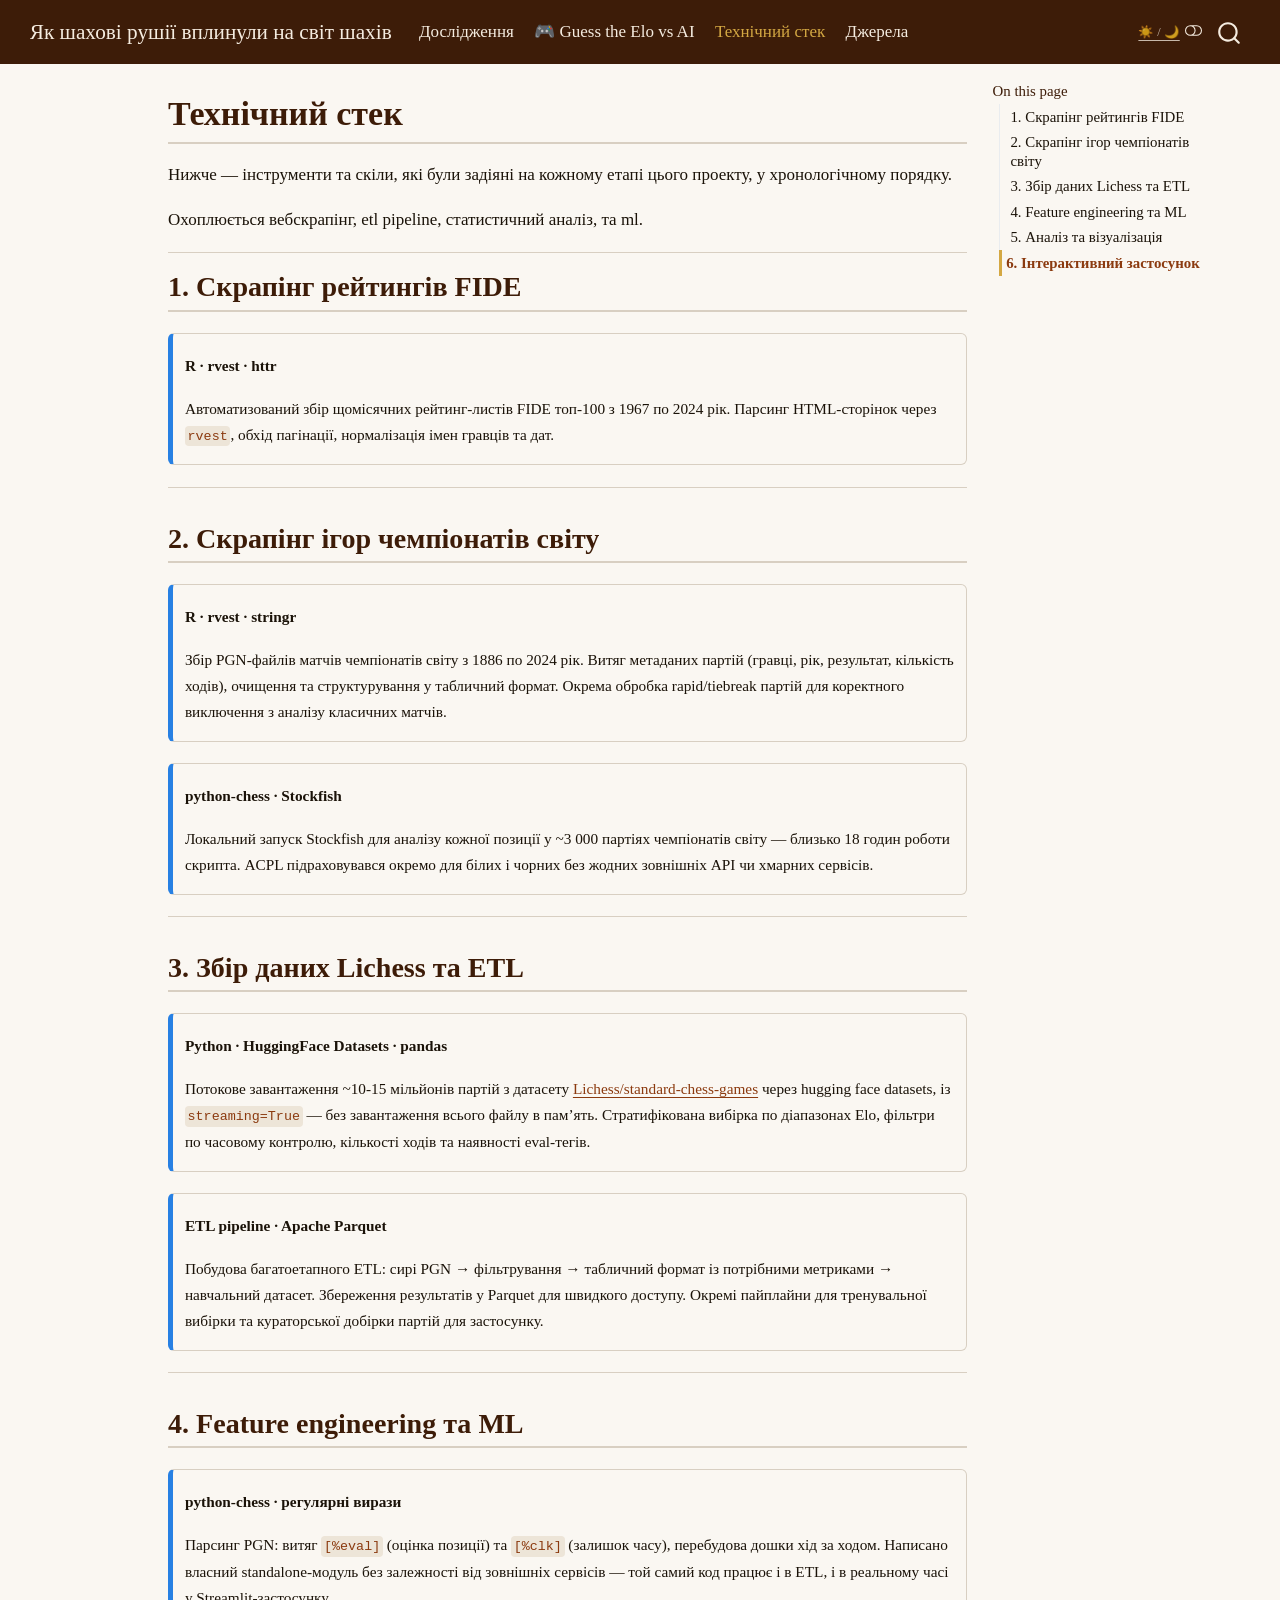
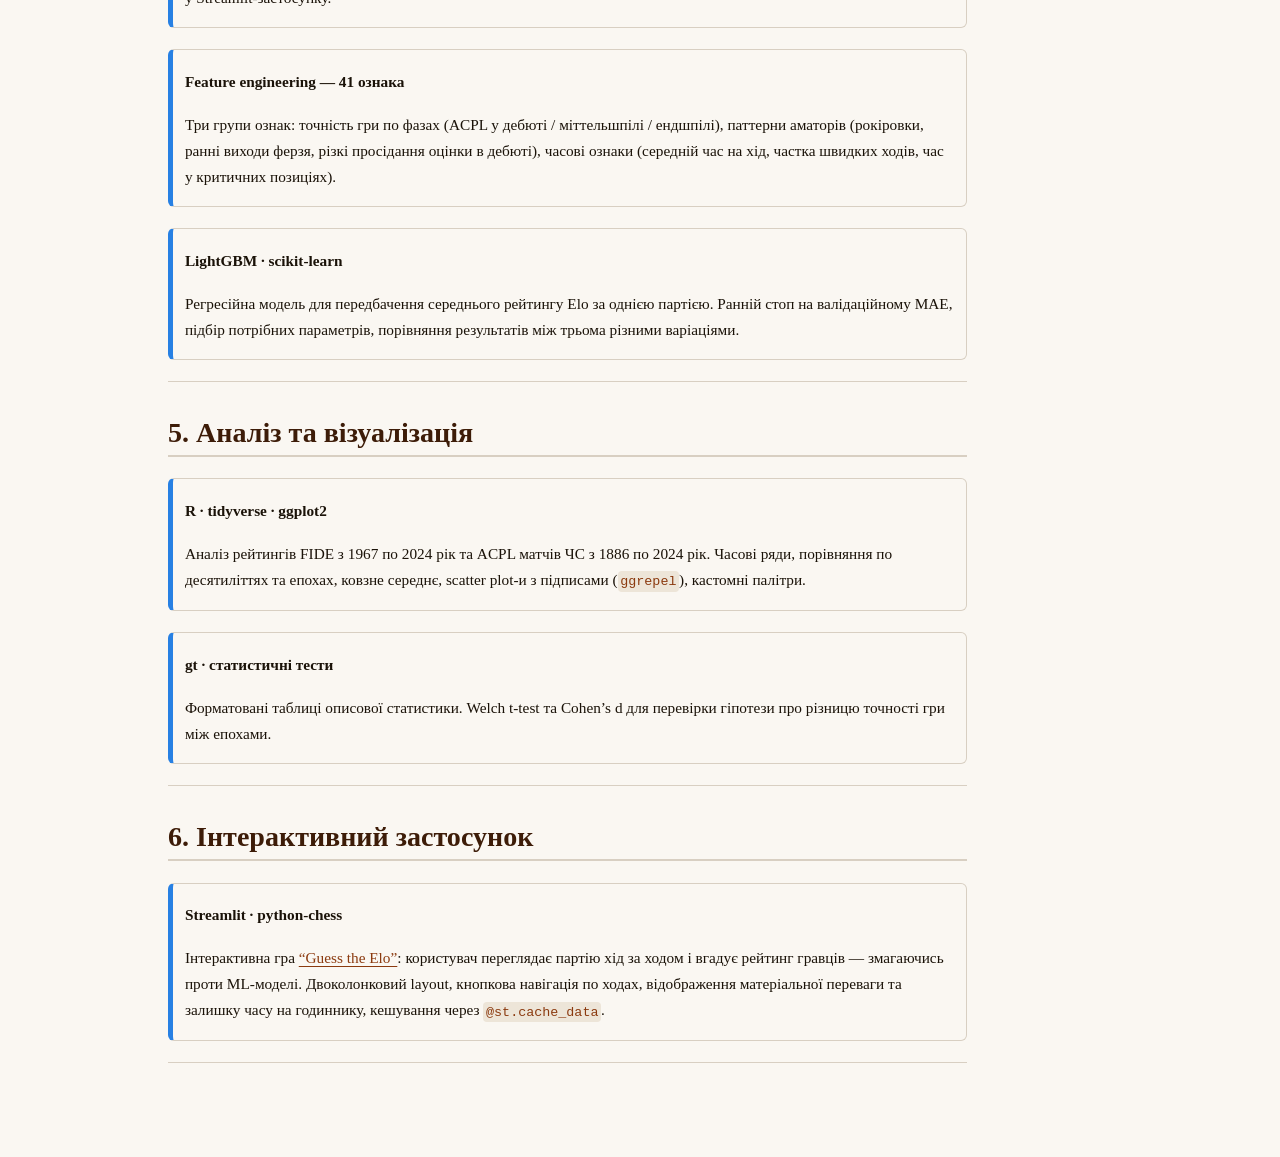
<file: skills.html>
<!DOCTYPE html>
<html xmlns="http://www.w3.org/1999/xhtml" lang="en" xml:lang="en"><head>

<meta charset="utf-8">
<meta name="generator" content="quarto-1.9.38">

<meta name="viewport" content="width=device-width, initial-scale=1.0, user-scalable=yes">


<title>Технічний стек – Як шахові рушії вплинули на світ шахів</title>
<style>
/* Default styles provided by pandoc.
** See https://pandoc.org/MANUAL.html#variables-for-html for config info.
*/
code{white-space: pre-wrap;}
span.smallcaps{font-variant: small-caps;}
div.columns{display: flex; gap: min(4vw, 1.5em);}
div.column{flex: auto; overflow-x: auto;}
div.hanging-indent{margin-left: 1.5em; text-indent: -1.5em;}
ul.task-list{list-style: none;}
ul.task-list li input[type="checkbox"] {
  width: 0.8em;
  margin: 0 0.8em 0.2em -1em; /* quarto-specific, see https://github.com/quarto-dev/quarto-cli/issues/4556 */ 
  vertical-align: middle;
}
</style>


<script src="site_libs/quarto-nav/quarto-nav.js"></script>
<script src="site_libs/quarto-nav/headroom.min.js"></script>
<script src="site_libs/clipboard/clipboard.min.js"></script>
<script src="site_libs/quarto-search/autocomplete.umd.js"></script>
<script src="site_libs/quarto-search/fuse.min.js"></script>
<script src="site_libs/quarto-search/quarto-search.js"></script>
<meta name="quarto:offset" content="./">
<script src="site_libs/quarto-html/quarto.js" type="module"></script>
<script src="site_libs/quarto-html/tabsets/tabsets.js" type="module"></script>
<script src="site_libs/quarto-html/popper.min.js"></script>
<script src="site_libs/quarto-html/tippy.umd.min.js"></script>
<script src="site_libs/quarto-html/anchor.min.js"></script>
<link href="site_libs/quarto-html/tippy.css" rel="stylesheet">
<link href="site_libs/quarto-html/quarto-syntax-highlighting-15634bcf2e68342d4ad2dfa704d543f6.css" rel="stylesheet" class="quarto-color-scheme" id="quarto-text-highlighting-styles">
<link href="site_libs/quarto-html/quarto-syntax-highlighting-dark-0a6b7249c26820e032cb0bd839ff02b1.css" rel="stylesheet" class="quarto-color-scheme quarto-color-alternate" id="quarto-text-highlighting-styles">
<link href="site_libs/quarto-html/quarto-syntax-highlighting-15634bcf2e68342d4ad2dfa704d543f6.css" rel="stylesheet" class="quarto-color-scheme-extra" id="quarto-text-highlighting-styles">
<script src="site_libs/bootstrap/bootstrap.min.js"></script>
<link href="site_libs/bootstrap/bootstrap-icons.css" rel="stylesheet">
<link href="site_libs/bootstrap/bootstrap-4114b6d2aef62d9ebe2f5950eb3831df.min.css" rel="stylesheet" append-hash="true" class="quarto-color-scheme" id="quarto-bootstrap" data-mode="light">
<link href="site_libs/bootstrap/bootstrap-dark-38a0f0c75a96c6039a02a3e56e195d86.min.css" rel="stylesheet" append-hash="true" class="quarto-color-scheme quarto-color-alternate" id="quarto-bootstrap" data-mode="dark">
<link href="site_libs/bootstrap/bootstrap-4114b6d2aef62d9ebe2f5950eb3831df.min.css" rel="stylesheet" append-hash="true" class="quarto-color-scheme-extra" id="quarto-bootstrap" data-mode="light">
<script id="quarto-search-options" type="application/json">{
  "location": "navbar",
  "copy-button": false,
  "collapse-after": 3,
  "panel-placement": "end",
  "type": "overlay",
  "limit": 50,
  "keyboard-shortcut": [
    "f",
    "/",
    "s"
  ],
  "show-item-context": false,
  "language": {
    "search-no-results-text": "No results",
    "search-matching-documents-text": "matching documents",
    "search-copy-link-title": "Copy link to search",
    "search-hide-matches-text": "Hide additional matches",
    "search-more-match-text": "more match in this document",
    "search-more-matches-text": "more matches in this document",
    "search-clear-button-title": "Clear",
    "search-text-placeholder": "",
    "search-detached-cancel-button-title": "Cancel",
    "search-submit-button-title": "Submit",
    "search-label": "Search"
  }
}</script>


<link rel="stylesheet" href="styles.css">
</head>

<body class="nav-fixed quarto-light"><script id="quarto-html-before-body" type="application/javascript">
    const toggleBodyColorMode = (bsSheetEl) => {
      const mode = bsSheetEl.getAttribute("data-mode");
      const bodyEl = window.document.querySelector("body");
      if (mode === "dark") {
        bodyEl.classList.add("quarto-dark");
        bodyEl.classList.remove("quarto-light");
      } else {
        bodyEl.classList.add("quarto-light");
        bodyEl.classList.remove("quarto-dark");
      }
    }
    const toggleBodyColorPrimary = () => {
      const bsSheetEl = window.document.querySelector("link#quarto-bootstrap:not([rel=disabled-stylesheet])");
      if (bsSheetEl) {
        toggleBodyColorMode(bsSheetEl);
      }
    }
    const setColorSchemeToggle = (alternate) => {
      const toggles = window.document.querySelectorAll('.quarto-color-scheme-toggle');
      for (let i=0; i < toggles.length; i++) {
        const toggle = toggles[i];
        if (toggle) {
          if (alternate) {
            toggle.classList.add("alternate");
          } else {
            toggle.classList.remove("alternate");
          }
        }
      }
    };
    const toggleColorMode = (alternate) => {
      // Switch the stylesheets
      const primaryStylesheets = window.document.querySelectorAll('link.quarto-color-scheme:not(.quarto-color-alternate)');
      const alternateStylesheets = window.document.querySelectorAll('link.quarto-color-scheme.quarto-color-alternate');
      manageTransitions('#quarto-margin-sidebar .nav-link', false);
      if (alternate) {
        // note: dark is layered on light, we don't disable primary!
        enableStylesheet(alternateStylesheets);
        for (const sheetNode of alternateStylesheets) {
          if (sheetNode.id === "quarto-bootstrap") {
            toggleBodyColorMode(sheetNode);
          }
        }
      } else {
        disableStylesheet(alternateStylesheets);
        enableStylesheet(primaryStylesheets)
        toggleBodyColorPrimary();
      }
      manageTransitions('#quarto-margin-sidebar .nav-link', true);
      // Switch the toggles
      setColorSchemeToggle(alternate)
      // Hack to workaround the fact that safari doesn't
      // properly recolor the scrollbar when toggling (#1455)
      if (navigator.userAgent.indexOf('Safari') > 0 && navigator.userAgent.indexOf('Chrome') == -1) {
        manageTransitions("body", false);
        window.scrollTo(0, 1);
        setTimeout(() => {
          window.scrollTo(0, 0);
          manageTransitions("body", true);
        }, 40);
      }
    }
    const disableStylesheet = (stylesheets) => {
      for (let i=0; i < stylesheets.length; i++) {
        const stylesheet = stylesheets[i];
        stylesheet.rel = 'disabled-stylesheet';
      }
    }
    const enableStylesheet = (stylesheets) => {
      for (let i=0; i < stylesheets.length; i++) {
        const stylesheet = stylesheets[i];
        if(stylesheet.rel !== 'stylesheet') { // for Chrome, which will still FOUC without this check
          stylesheet.rel = 'stylesheet';
        }
      }
    }
    const manageTransitions = (selector, allowTransitions) => {
      const els = window.document.querySelectorAll(selector);
      for (let i=0; i < els.length; i++) {
        const el = els[i];
        if (allowTransitions) {
          el.classList.remove('notransition');
        } else {
          el.classList.add('notransition');
        }
      }
    }
    const isFileUrl = () => {
      return window.location.protocol === 'file:';
    }
    const hasAlternateSentinel = () => {
      let styleSentinel = getColorSchemeSentinel();
      if (styleSentinel !== null) {
        return styleSentinel === "alternate";
      } else {
        return false;
      }
    }
    const setStyleSentinel = (alternate) => {
      const value = alternate ? "alternate" : "default";
      if (!isFileUrl()) {
        window.localStorage.setItem("quarto-color-scheme", value);
      } else {
        localAlternateSentinel = value;
      }
    }
    const getColorSchemeSentinel = () => {
      if (!isFileUrl()) {
        const storageValue = window.localStorage.getItem("quarto-color-scheme");
        return storageValue != null ? storageValue : localAlternateSentinel;
      } else {
        return localAlternateSentinel;
      }
    }
    const toggleGiscusIfUsed = (isAlternate, darkModeDefault) => {
      const baseTheme = document.querySelector('#giscus-base-theme')?.value ?? 'light';
      const alternateTheme = document.querySelector('#giscus-alt-theme')?.value ?? 'dark';
      let newTheme = '';
      if(authorPrefersDark) {
        newTheme = isAlternate ? baseTheme : alternateTheme;
      } else {
        newTheme = isAlternate ? alternateTheme : baseTheme;
      }
      const changeGiscusTheme = () => {
        // From: https://github.com/giscus/giscus/issues/336
        const sendMessage = (message) => {
          const iframe = document.querySelector('iframe.giscus-frame');
          if (!iframe) return;
          iframe.contentWindow.postMessage({ giscus: message }, 'https://giscus.app');
        }
        sendMessage({
          setConfig: {
            theme: newTheme
          }
        });
      }
      const isGiscussLoaded = window.document.querySelector('iframe.giscus-frame') !== null;
      if (isGiscussLoaded) {
        changeGiscusTheme();
      }
    };
    const authorPrefersDark = false;
    const darkModeDefault = authorPrefersDark;
      document.querySelector('link#quarto-text-highlighting-styles.quarto-color-scheme-extra').rel = 'disabled-stylesheet';
      document.querySelector('link#quarto-bootstrap.quarto-color-scheme-extra').rel = 'disabled-stylesheet';
    let localAlternateSentinel = darkModeDefault ? 'alternate' : 'default';
    // Dark / light mode switch
    window.quartoToggleColorScheme = () => {
      // Read the current dark / light value
      let toAlternate = !hasAlternateSentinel();
      toggleColorMode(toAlternate);
      setStyleSentinel(toAlternate);
      toggleGiscusIfUsed(toAlternate, darkModeDefault);
      window.dispatchEvent(new Event('resize'));
    };
    // Switch to dark mode if need be
    if (hasAlternateSentinel()) {
      toggleColorMode(true);
    } else {
      toggleColorMode(false);
    }
  </script>

<div id="quarto-search-results"></div>
  <header id="quarto-header" class="headroom fixed-top">
    <nav class="navbar navbar-expand-lg " data-bs-theme="dark">
      <div class="navbar-container container-fluid">
      <div class="navbar-brand-container mx-auto">
    <a class="navbar-brand" href="./index.html">
    <span class="navbar-title">Як шахові рушії вплинули на світ шахів</span>
    </a>
  </div>
            <div id="quarto-search" class="" title="Search"></div>
          <button class="navbar-toggler" type="button" data-bs-toggle="collapse" data-bs-target="#navbarCollapse" aria-controls="navbarCollapse" role="menu" aria-expanded="false" aria-label="Toggle navigation" onclick="if (window.quartoToggleHeadroom) { window.quartoToggleHeadroom(); }">
  <span class="navbar-toggler-icon"></span>
</button>
          <div class="collapse navbar-collapse" id="navbarCollapse">
            <ul class="navbar-nav navbar-nav-scroll me-auto">
  <li class="nav-item">
    <a class="nav-link" href="./index.html"> 
<span class="menu-text">Дослідження</span></a>
  </li>  
  <li class="nav-item">
    <a class="nav-link" href="./game.html"> 
<span class="menu-text">🎮 Guess the Elo vs AI</span></a>
  </li>  
  <li class="nav-item">
    <a class="nav-link active" href="./skills.html" aria-current="page"> 
<span class="menu-text">Технічний стек</span></a>
  </li>  
  <li class="nav-item">
    <a class="nav-link" href="./about.html"> 
<span class="menu-text">Джерела</span></a>
  </li>  
</ul>
          </div> <!-- /navcollapse -->
            <div class="quarto-navbar-tools">
  <a href="" class="quarto-color-scheme-toggle quarto-navigation-tool  px-1" onclick="window.quartoToggleColorScheme(); return false;" title="Toggle dark mode"><i class="bi"></i></a>
</div>
      </div> <!-- /container-fluid -->
    </nav>
</header>
<!-- content -->
<div id="quarto-content" class="quarto-container page-columns page-rows-contents page-layout-article page-navbar">
<!-- sidebar -->
<!-- margin-sidebar -->
    <div id="quarto-margin-sidebar" class="sidebar margin-sidebar">
        <nav id="TOC" role="doc-toc" class="toc-active">
    <h2 id="toc-title">On this page</h2>
   
  <ul>
  <li><a href="#скрапінг-рейтингів-fide" id="toc-скрапінг-рейтингів-fide" class="nav-link active" data-scroll-target="#скрапінг-рейтингів-fide">1. Скрапінг рейтингів FIDE</a></li>
  <li><a href="#скрапінг-ігор-чемпіонатів-світу" id="toc-скрапінг-ігор-чемпіонатів-світу" class="nav-link" data-scroll-target="#скрапінг-ігор-чемпіонатів-світу">2. Скрапінг ігор чемпіонатів світу</a></li>
  <li><a href="#збір-даних-lichess-та-etl" id="toc-збір-даних-lichess-та-etl" class="nav-link" data-scroll-target="#збір-даних-lichess-та-etl">3. Збір даних Lichess та ETL</a></li>
  <li><a href="#feature-engineering-та-ml" id="toc-feature-engineering-та-ml" class="nav-link" data-scroll-target="#feature-engineering-та-ml">4. Feature engineering та ML</a></li>
  <li><a href="#аналіз-та-візуалізація" id="toc-аналіз-та-візуалізація" class="nav-link" data-scroll-target="#аналіз-та-візуалізація">5. Аналіз та візуалізація</a></li>
  <li><a href="#інтерактивний-застосунок" id="toc-інтерактивний-застосунок" class="nav-link" data-scroll-target="#інтерактивний-застосунок">6. Інтерактивний застосунок</a></li>
  </ul>
</nav>
    </div>
<!-- main -->
<main class="content" id="quarto-document-content">


<header id="title-block-header" class="quarto-title-block default">
<div class="quarto-title">
<h1 class="title">Технічний стек</h1>
</div>



<div class="quarto-title-meta">

    
  
    
  </div>
  


</header>


<p>Нижче — інструменти та скіли, які були задіяні на кожному етапі цього проекту, у хронологічному порядку.</p>
<p>Охоплюється вебскрапінг, etl pipeline, статистичний аналіз, та ml.</p>
<hr>
<section id="скрапінг-рейтингів-fide" class="level2">
<h2 class="anchored" data-anchor-id="скрапінг-рейтингів-fide">1. Скрапінг рейтингів FIDE</h2>
<div class="callout callout-style-simple callout-note no-icon">
<div class="callout-body d-flex">
<div class="callout-icon-container">
<i class="callout-icon no-icon"></i>
</div>
<div class="callout-body-container">
<p><strong>R · rvest · httr</strong></p>
<p>Автоматизований збір щомісячних рейтинг-листів FIDE топ-100 з 1967 по 2024 рік. Парсинг HTML-сторінок через <code>rvest</code>, обхід пагінації, нормалізація імен гравців та дат.</p>
</div>
</div>
</div>
<hr>
</section>
<section id="скрапінг-ігор-чемпіонатів-світу" class="level2">
<h2 class="anchored" data-anchor-id="скрапінг-ігор-чемпіонатів-світу">2. Скрапінг ігор чемпіонатів світу</h2>
<div class="callout callout-style-simple callout-note no-icon">
<div class="callout-body d-flex">
<div class="callout-icon-container">
<i class="callout-icon no-icon"></i>
</div>
<div class="callout-body-container">
<p><strong>R · rvest · stringr</strong></p>
<p>Збір PGN-файлів матчів чемпіонатів світу з 1886 по 2024 рік. Витяг метаданих партій (гравці, рік, результат, кількість ходів), очищення та структурування у табличний формат. Окрема обробка rapid/tiebreak партій для коректного виключення з аналізу класичних матчів.</p>
</div>
</div>
</div>
<div class="callout callout-style-simple callout-note no-icon">
<div class="callout-body d-flex">
<div class="callout-icon-container">
<i class="callout-icon no-icon"></i>
</div>
<div class="callout-body-container">
<p><strong>python-chess · Stockfish</strong></p>
<p>Локальний запуск Stockfish для аналізу кожної позиції у ~3 000 партіях чемпіонатів світу — близько 18 годин роботи скрипта. ACPL підраховувався окремо для білих і чорних без жодних зовнішніх API чи хмарних сервісів.</p>
</div>
</div>
</div>
<hr>
</section>
<section id="збір-даних-lichess-та-etl" class="level2">
<h2 class="anchored" data-anchor-id="збір-даних-lichess-та-etl">3. Збір даних Lichess та ETL</h2>
<div class="callout callout-style-simple callout-note no-icon">
<div class="callout-body d-flex">
<div class="callout-icon-container">
<i class="callout-icon no-icon"></i>
</div>
<div class="callout-body-container">
<p><strong>Python · HuggingFace Datasets · pandas</strong></p>
<p>Потокове завантаження ~10-15 мільйонів партій з датасету <a href="https://huggingface.co/datasets/Lichess/standard-chess-games">Lichess/standard-chess-games</a> через hugging face datasets, із <code>streaming=True</code> — без завантаження всього файлу в пам’ять. Стратифікована вибірка по діапазонах Elo, фільтри по часовому контролю, кількості ходів та наявності eval-тегів.</p>
</div>
</div>
</div>
<div class="callout callout-style-simple callout-note no-icon">
<div class="callout-body d-flex">
<div class="callout-icon-container">
<i class="callout-icon no-icon"></i>
</div>
<div class="callout-body-container">
<p><strong>ETL pipeline · Apache Parquet</strong></p>
<p>Побудова багатоетапного ETL: сирі PGN → фільтрування → табличний формат із потрібними метриками → навчальний датасет. Збереження результатів у Parquet для швидкого доступу. Окремі пайплайни для тренувальної вибірки та кураторської добірки партій для застосунку.</p>
</div>
</div>
</div>
<hr>
</section>
<section id="feature-engineering-та-ml" class="level2">
<h2 class="anchored" data-anchor-id="feature-engineering-та-ml">4. Feature engineering та ML</h2>
<div class="callout callout-style-simple callout-note no-icon">
<div class="callout-body d-flex">
<div class="callout-icon-container">
<i class="callout-icon no-icon"></i>
</div>
<div class="callout-body-container">
<p><strong>python-chess · регулярні вирази</strong></p>
<p>Парсинг PGN: витяг <code>[%eval]</code> (оцінка позиції) та <code>[%clk]</code> (залишок часу), перебудова дошки хід за ходом. Написано власний standalone-модуль без залежності від зовнішніх сервісів — той самий код працює і в ETL, і в реальному часі у Streamlit-застосунку.</p>
</div>
</div>
</div>
<div class="callout callout-style-simple callout-note no-icon">
<div class="callout-body d-flex">
<div class="callout-icon-container">
<i class="callout-icon no-icon"></i>
</div>
<div class="callout-body-container">
<p><strong>Feature engineering — 41 ознака</strong></p>
<p>Три групи ознак: точність гри по фазах (ACPL у дебюті / міттельшпілі / ендшпілі), паттерни аматорів (рокіровки, ранні виходи ферзя, різкі просідання оцінки в дебюті), часові ознаки (середній час на хід, частка швидких ходів, час у критичних позиціях).</p>
</div>
</div>
</div>
<div class="callout callout-style-simple callout-note no-icon">
<div class="callout-body d-flex">
<div class="callout-icon-container">
<i class="callout-icon no-icon"></i>
</div>
<div class="callout-body-container">
<p><strong>LightGBM · scikit-learn</strong></p>
<p>Регресійна модель для передбачення середнього рейтингу Elo за однією партією. Ранній стоп на валідаційному MAE, підбір потрібних параметрів, порівняння результатів між трьома різними варіаціями.</p>
</div>
</div>
</div>
<hr>
</section>
<section id="аналіз-та-візуалізація" class="level2">
<h2 class="anchored" data-anchor-id="аналіз-та-візуалізація">5. Аналіз та візуалізація</h2>
<div class="callout callout-style-simple callout-note no-icon">
<div class="callout-body d-flex">
<div class="callout-icon-container">
<i class="callout-icon no-icon"></i>
</div>
<div class="callout-body-container">
<p><strong>R · tidyverse · ggplot2</strong></p>
<p>Аналіз рейтингів FIDE з 1967 по 2024 рік та ACPL матчів ЧС з 1886 по 2024 рік. Часові ряди, порівняння по десятиліттях та епохах, ковзне середнє, scatter plot-и з підписами (<code>ggrepel</code>), кастомні палітри.</p>
</div>
</div>
</div>
<div class="callout callout-style-simple callout-note no-icon">
<div class="callout-body d-flex">
<div class="callout-icon-container">
<i class="callout-icon no-icon"></i>
</div>
<div class="callout-body-container">
<p><strong>gt · статистичні тести</strong></p>
<p>Форматовані таблиці описової статистики. Welch t-test та Cohen’s d для перевірки гіпотези про різницю точності гри між епохами.</p>
</div>
</div>
</div>
<hr>
</section>
<section id="інтерактивний-застосунок" class="level2">
<h2 class="anchored" data-anchor-id="інтерактивний-застосунок">6. Інтерактивний застосунок</h2>
<div class="callout callout-style-simple callout-note no-icon">
<div class="callout-body d-flex">
<div class="callout-icon-container">
<i class="callout-icon no-icon"></i>
</div>
<div class="callout-body-container">
<p><strong>Streamlit · python-chess</strong></p>
<p>Інтерактивна гра <a href="https://akondratok-guess-the-elo-against-ai.hf.space?embed=true">“Guess the Elo”</a>: користувач переглядає партію хід за ходом і вгадує рейтинг гравців — змагаючись проти ML-моделі. Двоколонковий layout, кнопкова навігація по ходах, відображення матеріальної переваги та залишку часу на годиннику, кешування через <code>@st.cache_data</code>.</p>
</div>
</div>
</div>
<hr>


</section>

</main> <!-- /main -->
<script id="quarto-html-after-body" type="application/javascript">
  window.document.addEventListener("DOMContentLoaded", function (event) {
    // Ensure there is a toggle, if there isn't float one in the top right
    if (window.document.querySelector('.quarto-color-scheme-toggle') === null) {
      const a = window.document.createElement('a');
      a.classList.add('top-right');
      a.classList.add('quarto-color-scheme-toggle');
      a.href = "";
      a.onclick = function() { try { window.quartoToggleColorScheme(); } catch {} return false; };
      const i = window.document.createElement("i");
      i.classList.add('bi');
      a.appendChild(i);
      window.document.body.appendChild(a);
    }
    setColorSchemeToggle(hasAlternateSentinel())
    const icon = "";
    const anchorJS = new window.AnchorJS();
    anchorJS.options = {
      placement: 'right',
      icon: icon
    };
    anchorJS.add('.anchored');
    const isCodeAnnotation = (el) => {
      for (const clz of el.classList) {
        if (clz.startsWith('code-annotation-')) {                     
          return true;
        }
      }
      return false;
    }
    const onCopySuccess = function(e) {
      // button target
      const button = e.trigger;
      // don't keep focus
      button.blur();
      // flash "checked"
      button.classList.add('code-copy-button-checked');
      var currentTitle = button.getAttribute("title");
      button.setAttribute("title", "Copied!");
      let tooltip;
      if (window.bootstrap) {
        button.setAttribute("data-bs-toggle", "tooltip");
        button.setAttribute("data-bs-placement", "left");
        button.setAttribute("data-bs-title", "Copied!");
        tooltip = new bootstrap.Tooltip(button, 
          { trigger: "manual", 
            customClass: "code-copy-button-tooltip",
            offset: [0, -8]});
        tooltip.show();    
      }
      setTimeout(function() {
        if (tooltip) {
          tooltip.hide();
          button.removeAttribute("data-bs-title");
          button.removeAttribute("data-bs-toggle");
          button.removeAttribute("data-bs-placement");
        }
        button.setAttribute("title", currentTitle);
        button.classList.remove('code-copy-button-checked');
      }, 1000);
      // clear code selection
      e.clearSelection();
    }
    const getTextToCopy = function(trigger) {
      const outerScaffold = trigger.parentElement.cloneNode(true);
      const codeEl = outerScaffold.querySelector('code');
      for (const childEl of codeEl.children) {
        if (isCodeAnnotation(childEl)) {
          childEl.remove();
        }
      }
      return codeEl.innerText;
    }
    const clipboard = new window.ClipboardJS('.code-copy-button:not([data-in-quarto-modal])', {
      text: getTextToCopy
    });
    clipboard.on('success', onCopySuccess);
    if (window.document.getElementById('quarto-embedded-source-code-modal')) {
      const clipboardModal = new window.ClipboardJS('.code-copy-button[data-in-quarto-modal]', {
        text: getTextToCopy,
        container: window.document.getElementById('quarto-embedded-source-code-modal')
      });
      clipboardModal.on('success', onCopySuccess);
    }
      var localhostRegex = new RegExp(/^(?:http|https):\/\/localhost\:?[0-9]*\//);
      var mailtoRegex = new RegExp(/^mailto:/);
        var filterRegex = new RegExp("https:\/\/andrii-kondratok\.github\.io\/chess-engines-analysis\/");
      var isInternal = (href) => {
          return filterRegex.test(href) || localhostRegex.test(href) || mailtoRegex.test(href);
      }
      // Inspect non-navigation links and adorn them if external
     var links = window.document.querySelectorAll('a[href]:not(.nav-link):not(.navbar-brand):not(.toc-action):not(.sidebar-link):not(.sidebar-item-toggle):not(.pagination-link):not(.no-external):not([aria-hidden]):not(.dropdown-item):not(.quarto-navigation-tool):not(.about-link)');
      for (var i=0; i<links.length; i++) {
        const link = links[i];
        if (!isInternal(link.href)) {
          // undo the damage that might have been done by quarto-nav.js in the case of
          // links that we want to consider external
          if (link.dataset.originalHref !== undefined) {
            link.href = link.dataset.originalHref;
          }
        }
      }
    function tippyHover(el, contentFn, onTriggerFn, onUntriggerFn) {
      const config = {
        allowHTML: true,
        maxWidth: 500,
        delay: 100,
        arrow: false,
        appendTo: function(el) {
            return el.parentElement;
        },
        interactive: true,
        interactiveBorder: 10,
        theme: 'quarto',
        placement: 'bottom-start',
      };
      if (contentFn) {
        config.content = contentFn;
      }
      if (onTriggerFn) {
        config.onTrigger = onTriggerFn;
      }
      if (onUntriggerFn) {
        config.onUntrigger = onUntriggerFn;
      }
      window.tippy(el, config); 
    }
    const noterefs = window.document.querySelectorAll('a[role="doc-noteref"]');
    for (var i=0; i<noterefs.length; i++) {
      const ref = noterefs[i];
      tippyHover(ref, function() {
        // use id or data attribute instead here
        let href = ref.getAttribute('data-footnote-href') || ref.getAttribute('href');
        try { href = new URL(href).hash; } catch {}
        const id = href.replace(/^#\/?/, "");
        const note = window.document.getElementById(id);
        if (note) {
          return note.innerHTML;
        } else {
          return "";
        }
      });
    }
    const xrefs = window.document.querySelectorAll('a.quarto-xref');
    const processXRef = (id, note) => {
      // Strip column container classes
      const stripColumnClz = (el) => {
        el.classList.remove("page-full", "page-columns");
        if (el.children) {
          for (const child of el.children) {
            stripColumnClz(child);
          }
        }
      }
      stripColumnClz(note)
      if (id === null || id.startsWith('sec-')) {
        // Special case sections, only their first couple elements
        const container = document.createElement("div");
        if (note.children && note.children.length > 2) {
          container.appendChild(note.children[0].cloneNode(true));
          for (let i = 1; i < note.children.length; i++) {
            const child = note.children[i];
            if (child.tagName === "P" && child.innerText === "") {
              continue;
            } else {
              container.appendChild(child.cloneNode(true));
              break;
            }
          }
          if (window.Quarto?.typesetMath) {
            window.Quarto.typesetMath(container);
          }
          return container.innerHTML
        } else {
          if (window.Quarto?.typesetMath) {
            window.Quarto.typesetMath(note);
          }
          return note.innerHTML;
        }
      } else {
        // Remove any anchor links if they are present
        const anchorLink = note.querySelector('a.anchorjs-link');
        if (anchorLink) {
          anchorLink.remove();
        }
        if (window.Quarto?.typesetMath) {
          window.Quarto.typesetMath(note);
        }
        if (note.classList.contains("callout")) {
          return note.outerHTML;
        } else {
          return note.innerHTML;
        }
      }
    }
    for (var i=0; i<xrefs.length; i++) {
      const xref = xrefs[i];
      tippyHover(xref, undefined, function(instance) {
        instance.disable();
        let url = xref.getAttribute('href');
        let hash = undefined; 
        if (url.startsWith('#')) {
          hash = url;
        } else {
          try { hash = new URL(url).hash; } catch {}
        }
        if (hash) {
          const id = hash.replace(/^#\/?/, "");
          const note = window.document.getElementById(id);
          if (note !== null) {
            try {
              const html = processXRef(id, note.cloneNode(true));
              instance.setContent(html);
            } finally {
              instance.enable();
              instance.show();
            }
          } else {
            // See if we can fetch this
            fetch(url.split('#')[0])
            .then(res => res.text())
            .then(html => {
              const parser = new DOMParser();
              const htmlDoc = parser.parseFromString(html, "text/html");
              const note = htmlDoc.getElementById(id);
              if (note !== null) {
                const html = processXRef(id, note);
                instance.setContent(html);
              } 
            }).finally(() => {
              instance.enable();
              instance.show();
            });
          }
        } else {
          // See if we can fetch a full url (with no hash to target)
          // This is a special case and we should probably do some content thinning / targeting
          fetch(url)
          .then(res => res.text())
          .then(html => {
            const parser = new DOMParser();
            const htmlDoc = parser.parseFromString(html, "text/html");
            const note = htmlDoc.querySelector('main.content');
            if (note !== null) {
              // This should only happen for chapter cross references
              // (since there is no id in the URL)
              // remove the first header
              if (note.children.length > 0 && note.children[0].tagName === "HEADER") {
                note.children[0].remove();
              }
              const html = processXRef(null, note);
              instance.setContent(html);
            } 
          }).finally(() => {
            instance.enable();
            instance.show();
          });
        }
      }, function(instance) {
      });
    }
        let selectedAnnoteEl;
        const selectorForAnnotation = ( cell, annotation) => {
          let cellAttr = 'data-code-cell="' + cell + '"';
          let lineAttr = 'data-code-annotation="' +  annotation + '"';
          const selector = 'span[' + cellAttr + '][' + lineAttr + ']';
          return selector;
        }
        const selectCodeLines = (annoteEl) => {
          const doc = window.document;
          const targetCell = annoteEl.getAttribute("data-target-cell");
          const targetAnnotation = annoteEl.getAttribute("data-target-annotation");
          const annoteSpan = window.document.querySelector(selectorForAnnotation(targetCell, targetAnnotation));
          const lines = annoteSpan.getAttribute("data-code-lines").split(",");
          const lineIds = lines.map((line) => {
            return targetCell + "-" + line;
          })
          let top = null;
          let height = null;
          let parent = null;
          if (lineIds.length > 0) {
              //compute the position of the single el (top and bottom and make a div)
              const el = window.document.getElementById(lineIds[0]);
              top = el.offsetTop;
              height = el.offsetHeight;
              parent = el.parentElement.parentElement;
            if (lineIds.length > 1) {
              const lastEl = window.document.getElementById(lineIds[lineIds.length - 1]);
              const bottom = lastEl.offsetTop + lastEl.offsetHeight;
              height = bottom - top;
            }
            if (top !== null && height !== null && parent !== null) {
              // cook up a div (if necessary) and position it 
              let div = window.document.getElementById("code-annotation-line-highlight");
              if (div === null) {
                div = window.document.createElement("div");
                div.setAttribute("id", "code-annotation-line-highlight");
                div.style.position = 'absolute';
                parent.appendChild(div);
              }
              div.style.top = top - 2 + "px";
              div.style.height = height + 4 + "px";
              div.style.left = 0;
              let gutterDiv = window.document.getElementById("code-annotation-line-highlight-gutter");
              if (gutterDiv === null) {
                gutterDiv = window.document.createElement("div");
                gutterDiv.setAttribute("id", "code-annotation-line-highlight-gutter");
                gutterDiv.style.position = 'absolute';
                const codeCell = window.document.getElementById(targetCell);
                const gutter = codeCell.querySelector('.code-annotation-gutter');
                gutter.appendChild(gutterDiv);
              }
              gutterDiv.style.top = top - 2 + "px";
              gutterDiv.style.height = height + 4 + "px";
            }
            selectedAnnoteEl = annoteEl;
          }
        };
        const unselectCodeLines = () => {
          const elementsIds = ["code-annotation-line-highlight", "code-annotation-line-highlight-gutter"];
          elementsIds.forEach((elId) => {
            const div = window.document.getElementById(elId);
            if (div) {
              div.remove();
            }
          });
          selectedAnnoteEl = undefined;
        };
          // Handle positioning of the toggle
      window.addEventListener(
        "resize",
        throttle(() => {
          elRect = undefined;
          if (selectedAnnoteEl) {
            selectCodeLines(selectedAnnoteEl);
          }
        }, 10)
      );
      function throttle(fn, ms) {
      let throttle = false;
      let timer;
        return (...args) => {
          if(!throttle) { // first call gets through
              fn.apply(this, args);
              throttle = true;
          } else { // all the others get throttled
              if(timer) clearTimeout(timer); // cancel #2
              timer = setTimeout(() => {
                fn.apply(this, args);
                timer = throttle = false;
              }, ms);
          }
        };
      }
        // Attach click handler to the DT
        const annoteDls = window.document.querySelectorAll('dt[data-target-cell]');
        for (const annoteDlNode of annoteDls) {
          annoteDlNode.addEventListener('click', (event) => {
            const clickedEl = event.target;
            if (clickedEl !== selectedAnnoteEl) {
              unselectCodeLines();
              const activeEl = window.document.querySelector('dt[data-target-cell].code-annotation-active');
              if (activeEl) {
                activeEl.classList.remove('code-annotation-active');
              }
              selectCodeLines(clickedEl);
              clickedEl.classList.add('code-annotation-active');
            } else {
              // Unselect the line
              unselectCodeLines();
              clickedEl.classList.remove('code-annotation-active');
            }
          });
        }
    const findCites = (el) => {
      const parentEl = el.parentElement;
      if (parentEl) {
        const cites = parentEl.dataset.cites;
        if (cites) {
          return {
            el,
            cites: cites.split(' ')
          };
        } else {
          return findCites(el.parentElement)
        }
      } else {
        return undefined;
      }
    };
    var bibliorefs = window.document.querySelectorAll('a[role="doc-biblioref"]');
    for (var i=0; i<bibliorefs.length; i++) {
      const ref = bibliorefs[i];
      const citeInfo = findCites(ref);
      if (citeInfo) {
        tippyHover(citeInfo.el, function() {
          var popup = window.document.createElement('div');
          citeInfo.cites.forEach(function(cite) {
            var citeDiv = window.document.createElement('div');
            citeDiv.classList.add('hanging-indent');
            citeDiv.classList.add('csl-entry');
            var biblioDiv = window.document.getElementById('ref-' + cite);
            if (biblioDiv) {
              citeDiv.innerHTML = biblioDiv.innerHTML;
            }
            popup.appendChild(citeDiv);
          });
          return popup.innerHTML;
        });
      }
    }
  });
  </script>
</div> <!-- /content -->




</body></html>
</file>
<file: site_libs/quarto-html/tippy.css>
.tippy-box[data-animation=fade][data-state=hidden]{opacity:0}[data-tippy-root]{max-width:calc(100vw - 10px)}.tippy-box{position:relative;background-color:#333;color:#fff;border-radius:4px;font-size:14px;line-height:1.4;white-space:normal;outline:0;transition-property:transform,visibility,opacity}.tippy-box[data-placement^=top]>.tippy-arrow{bottom:0}.tippy-box[data-placement^=top]>.tippy-arrow:before{bottom:-7px;left:0;border-width:8px 8px 0;border-top-color:initial;transform-origin:center top}.tippy-box[data-placement^=bottom]>.tippy-arrow{top:0}.tippy-box[data-placement^=bottom]>.tippy-arrow:before{top:-7px;left:0;border-width:0 8px 8px;border-bottom-color:initial;transform-origin:center bottom}.tippy-box[data-placement^=left]>.tippy-arrow{right:0}.tippy-box[data-placement^=left]>.tippy-arrow:before{border-width:8px 0 8px 8px;border-left-color:initial;right:-7px;transform-origin:center left}.tippy-box[data-placement^=right]>.tippy-arrow{left:0}.tippy-box[data-placement^=right]>.tippy-arrow:before{left:-7px;border-width:8px 8px 8px 0;border-right-color:initial;transform-origin:center right}.tippy-box[data-inertia][data-state=visible]{transition-timing-function:cubic-bezier(.54,1.5,.38,1.11)}.tippy-arrow{width:16px;height:16px;color:#333}.tippy-arrow:before{content:"";position:absolute;border-color:transparent;border-style:solid}.tippy-content{position:relative;padding:5px 9px;z-index:1}
</file>
<file: site_libs/quarto-html/quarto-syntax-highlighting-15634bcf2e68342d4ad2dfa704d543f6.css>
/* quarto syntax highlight colors */
:root {
  --quarto-hl-ot-color: #003B4F;
  --quarto-hl-at-color: #657422;
  --quarto-hl-ss-color: #20794D;
  --quarto-hl-an-color: #5E5E5E;
  --quarto-hl-fu-color: #4758AB;
  --quarto-hl-st-color: #20794D;
  --quarto-hl-cf-color: #003B4F;
  --quarto-hl-op-color: #5E5E5E;
  --quarto-hl-er-color: #AD0000;
  --quarto-hl-bn-color: #AD0000;
  --quarto-hl-al-color: #AD0000;
  --quarto-hl-va-color: #111111;
  --quarto-hl-bu-color: inherit;
  --quarto-hl-ex-color: inherit;
  --quarto-hl-pp-color: #AD0000;
  --quarto-hl-in-color: #5E5E5E;
  --quarto-hl-vs-color: #20794D;
  --quarto-hl-wa-color: #5E5E5E;
  --quarto-hl-do-color: #5E5E5E;
  --quarto-hl-im-color: #00769E;
  --quarto-hl-ch-color: #20794D;
  --quarto-hl-dt-color: #AD0000;
  --quarto-hl-fl-color: #AD0000;
  --quarto-hl-co-color: #5E5E5E;
  --quarto-hl-cv-color: #5E5E5E;
  --quarto-hl-cn-color: #8f5902;
  --quarto-hl-sc-color: #5E5E5E;
  --quarto-hl-dv-color: #AD0000;
  --quarto-hl-kw-color: #003B4F;
}

/* other quarto variables */
:root {
  --quarto-font-monospace: SFMono-Regular, Menlo, Monaco, Consolas, "Liberation Mono", "Courier New", monospace;
}

/* syntax highlight based on Pandoc's rules */
pre > code.sourceCode > span {
  color: #003B4F;
}

code.sourceCode > span {
  color: #003B4F;
}

div.sourceCode,
div.sourceCode pre.sourceCode {
  color: #003B4F;
}

/* Normal */
code span {
  color: #003B4F;
}

/* Alert */
code span.al {
  color: #AD0000;
  font-style: inherit;
}

/* Annotation */
code span.an {
  color: #5E5E5E;
  font-style: inherit;
}

/* Attribute */
code span.at {
  color: #657422;
  font-style: inherit;
}

/* BaseN */
code span.bn {
  color: #AD0000;
  font-style: inherit;
}

/* BuiltIn */
code span.bu {
  font-style: inherit;
}

/* ControlFlow */
code span.cf {
  color: #003B4F;
  font-weight: bold;
  font-style: inherit;
}

/* Char */
code span.ch {
  color: #20794D;
  font-style: inherit;
}

/* Constant */
code span.cn {
  color: #8f5902;
  font-style: inherit;
}

/* Comment */
code span.co {
  color: #5E5E5E;
  font-style: inherit;
}

/* CommentVar */
code span.cv {
  color: #5E5E5E;
  font-style: italic;
}

/* Documentation */
code span.do {
  color: #5E5E5E;
  font-style: italic;
}

/* DataType */
code span.dt {
  color: #AD0000;
  font-style: inherit;
}

/* DecVal */
code span.dv {
  color: #AD0000;
  font-style: inherit;
}

/* Error */
code span.er {
  color: #AD0000;
  font-style: inherit;
}

/* Extension */
code span.ex {
  font-style: inherit;
}

/* Float */
code span.fl {
  color: #AD0000;
  font-style: inherit;
}

/* Function */
code span.fu {
  color: #4758AB;
  font-style: inherit;
}

/* Import */
code span.im {
  color: #00769E;
  font-style: inherit;
}

/* Information */
code span.in {
  color: #5E5E5E;
  font-style: inherit;
}

/* Keyword */
code span.kw {
  color: #003B4F;
  font-weight: bold;
  font-style: inherit;
}

/* Operator */
code span.op {
  color: #5E5E5E;
  font-style: inherit;
}

/* Other */
code span.ot {
  color: #003B4F;
  font-style: inherit;
}

/* Preprocessor */
code span.pp {
  color: #AD0000;
  font-style: inherit;
}

/* SpecialChar */
code span.sc {
  color: #5E5E5E;
  font-style: inherit;
}

/* SpecialString */
code span.ss {
  color: #20794D;
  font-style: inherit;
}

/* String */
code span.st {
  color: #20794D;
  font-style: inherit;
}

/* Variable */
code span.va {
  color: #111111;
  font-style: inherit;
}

/* VerbatimString */
code span.vs {
  color: #20794D;
  font-style: inherit;
}

/* Warning */
code span.wa {
  color: #5E5E5E;
  font-style: italic;
}

.prevent-inlining {
  content: "</";
}

/*# sourceMappingURL=f23921c56f73e400b49028c9186a1aa0.css.map */
</file>
<file: site_libs/quarto-html/quarto-syntax-highlighting-dark-0a6b7249c26820e032cb0bd839ff02b1.css>
/* quarto syntax highlight colors */
:root {
  --quarto-hl-al-color: #f07178;
  --quarto-hl-an-color: #d4d0ab;
  --quarto-hl-at-color: #00e0e0;
  --quarto-hl-bn-color: #d4d0ab;
  --quarto-hl-bu-color: #abe338;
  --quarto-hl-ch-color: #abe338;
  --quarto-hl-co-color: #f8f8f2;
  --quarto-hl-cv-color: #ffd700;
  --quarto-hl-cn-color: #ffd700;
  --quarto-hl-cf-color: #ffa07a;
  --quarto-hl-dt-color: #ffa07a;
  --quarto-hl-dv-color: #d4d0ab;
  --quarto-hl-do-color: #f8f8f2;
  --quarto-hl-er-color: #f07178;
  --quarto-hl-ex-color: #00e0e0;
  --quarto-hl-fl-color: #d4d0ab;
  --quarto-hl-fu-color: #ffa07a;
  --quarto-hl-im-color: #abe338;
  --quarto-hl-in-color: #d4d0ab;
  --quarto-hl-kw-color: #ffa07a;
  --quarto-hl-op-color: #ffa07a;
  --quarto-hl-ot-color: #00e0e0;
  --quarto-hl-pp-color: #dcc6e0;
  --quarto-hl-re-color: #00e0e0;
  --quarto-hl-sc-color: #abe338;
  --quarto-hl-ss-color: #abe338;
  --quarto-hl-st-color: #abe338;
  --quarto-hl-va-color: #00e0e0;
  --quarto-hl-vs-color: #abe338;
  --quarto-hl-wa-color: #dcc6e0;
}

/* other quarto variables */
:root {
  --quarto-font-monospace: SFMono-Regular, Menlo, Monaco, Consolas, "Liberation Mono", "Courier New", monospace;
}

/* syntax highlight based on Pandoc's rules */
pre > code.sourceCode > span {
  color: #f8f8f2;
}

code.sourceCode > span {
  color: #f8f8f2;
}

div.sourceCode,
div.sourceCode pre.sourceCode {
  color: #f8f8f2;
}

/* Normal */
code span {
  color: #f8f8f2;
}

/* Alert */
code span.al {
  color: #f07178;
}

/* Annotation */
code span.an {
  color: #d4d0ab;
}

/* Attribute */
code span.at {
  color: #00e0e0;
}

/* BaseN */
code span.bn {
  color: #d4d0ab;
}

/* BuiltIn */
code span.bu {
  color: #abe338;
}

/* ControlFlow */
code span.cf {
  font-weight: bold;
  color: #ffa07a;
}

/* Char */
code span.ch {
  color: #abe338;
}

/* Constant */
code span.cn {
  color: #ffd700;
}

/* Comment */
code span.co {
  font-style: italic;
  color: #f8f8f2;
}

/* CommentVar */
code span.cv {
  color: #ffd700;
}

/* Documentation */
code span.do {
  color: #f8f8f2;
}

/* DataType */
code span.dt {
  color: #ffa07a;
}

/* DecVal */
code span.dv {
  color: #d4d0ab;
}

/* Error */
code span.er {
  color: #f07178;
  text-decoration: underline;
}

/* Extension */
code span.ex {
  font-weight: bold;
  color: #00e0e0;
}

/* Float */
code span.fl {
  color: #d4d0ab;
}

/* Function */
code span.fu {
  color: #ffa07a;
}

/* Import */
code span.im {
  color: #abe338;
}

/* Information */
code span.in {
  color: #d4d0ab;
}

/* Keyword */
code span.kw {
  font-weight: bold;
  color: #ffa07a;
}

/* Operator */
code span.op {
  color: #ffa07a;
}

/* Other */
code span.ot {
  color: #00e0e0;
}

/* Preprocessor */
code span.pp {
  color: #dcc6e0;
}

/* RegionMarker */
code span.re {
  background-color: #f8f8f2;
  color: #00e0e0;
}

/* SpecialChar */
code span.sc {
  color: #abe338;
}

/* SpecialString */
code span.ss {
  color: #abe338;
}

/* String */
code span.st {
  color: #abe338;
}

/* Variable */
code span.va {
  color: #00e0e0;
}

/* VerbatimString */
code span.vs {
  color: #abe338;
}

/* Warning */
code span.wa {
  color: #dcc6e0;
}

.prevent-inlining {
  content: "</";
}

/*# sourceMappingURL=175367c052bafc98bd680af3479823f0.css.map */
</file>
<file: styles.css>
/* css styles */

/* ── Theme toggle discoverability ─────────────────────────────────────────── */

/* Small persistent label to the left of the toggle */
.quarto-color-scheme-toggle::before {
  content: "☀️ / 🌙";
  font-size: 0.72rem;
  opacity: 0.75;
  margin-right: 5px;
  vertical-align: middle;
  pointer-events: none;
  letter-spacing: 0.03em;
}

/* Gold pulse on page load — fires twice after 0.6s, then stops */
@keyframes toggle-pulse {
  0%   { box-shadow: 0 0 0 0px rgba(212, 168, 67, 0.6); }
  60%  { box-shadow: 0 0 0 9px rgba(212, 168, 67, 0);   }
  100% { box-shadow: 0 0 0 0px rgba(212, 168, 67, 0);   }
}

.quarto-color-scheme-toggle {
  border-radius: 50%;
  animation: toggle-pulse 1.4s ease-out 0.6s 2;
}
</file>
